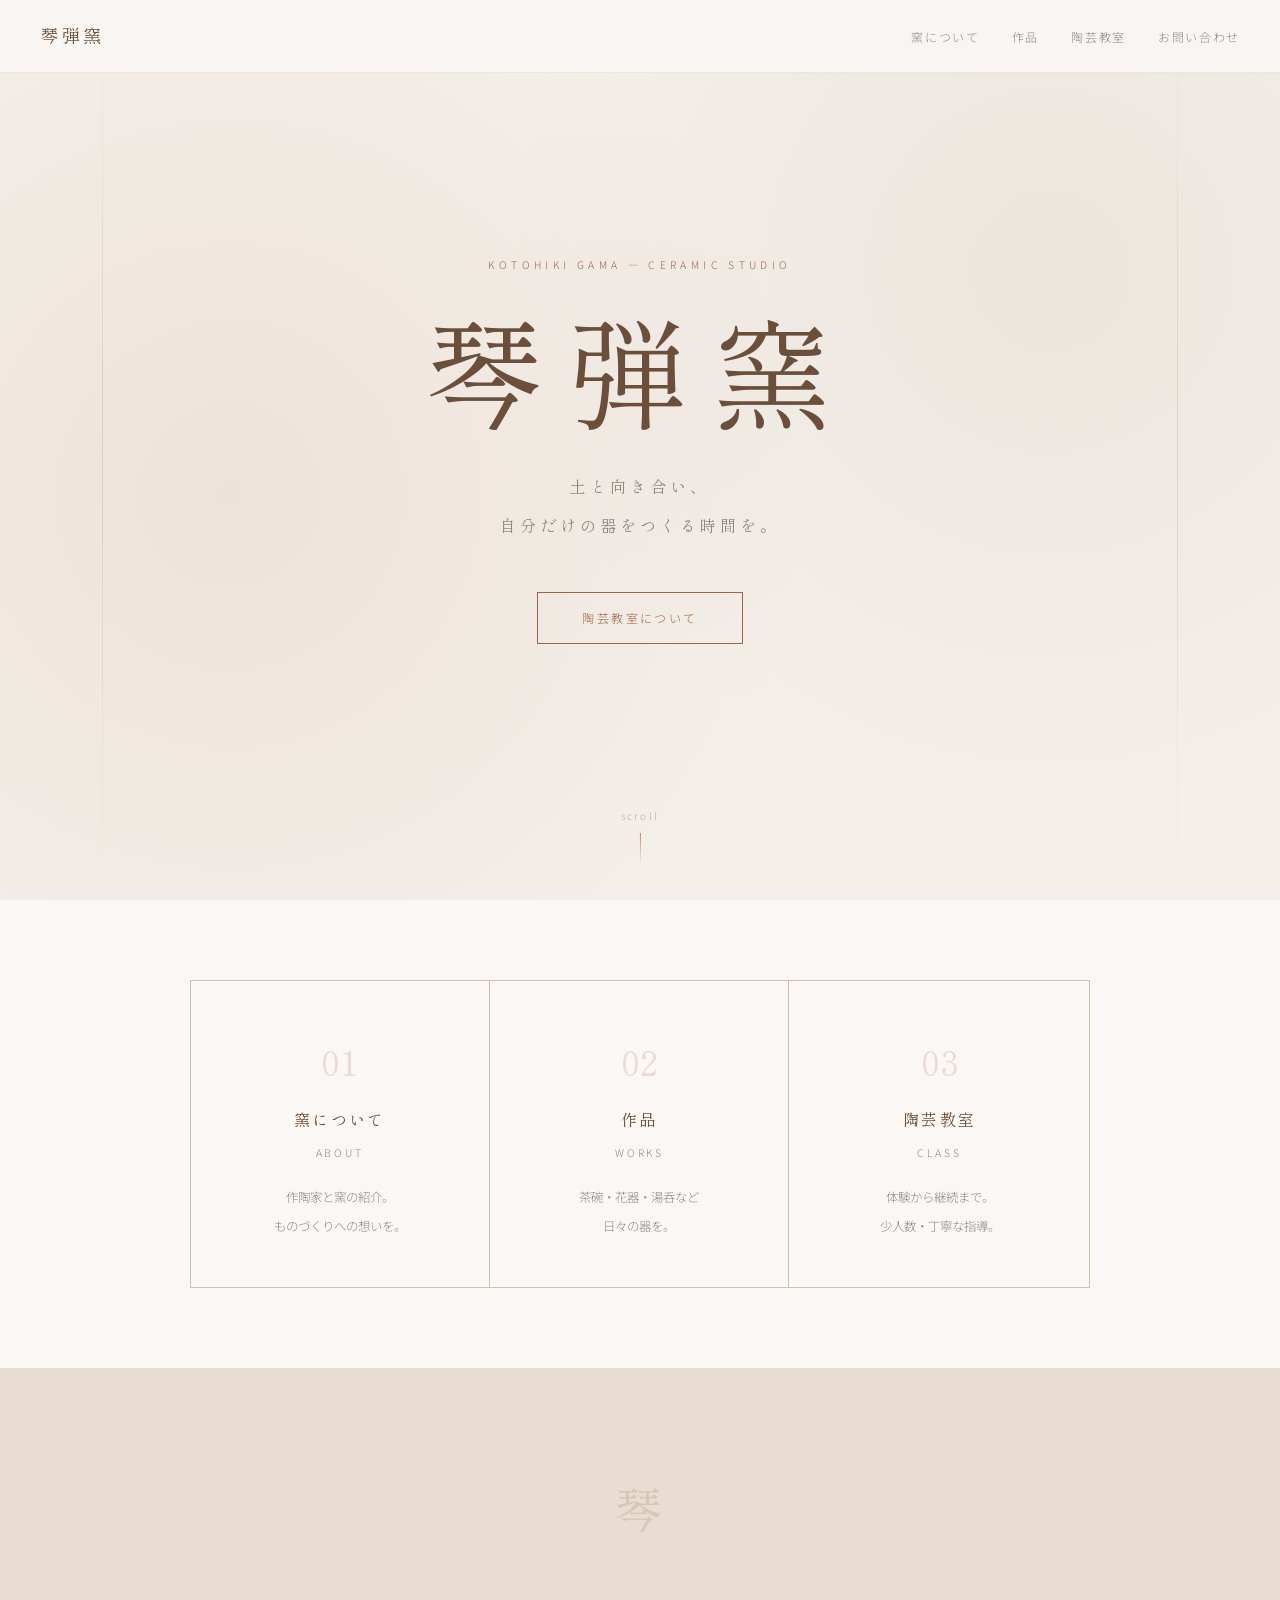
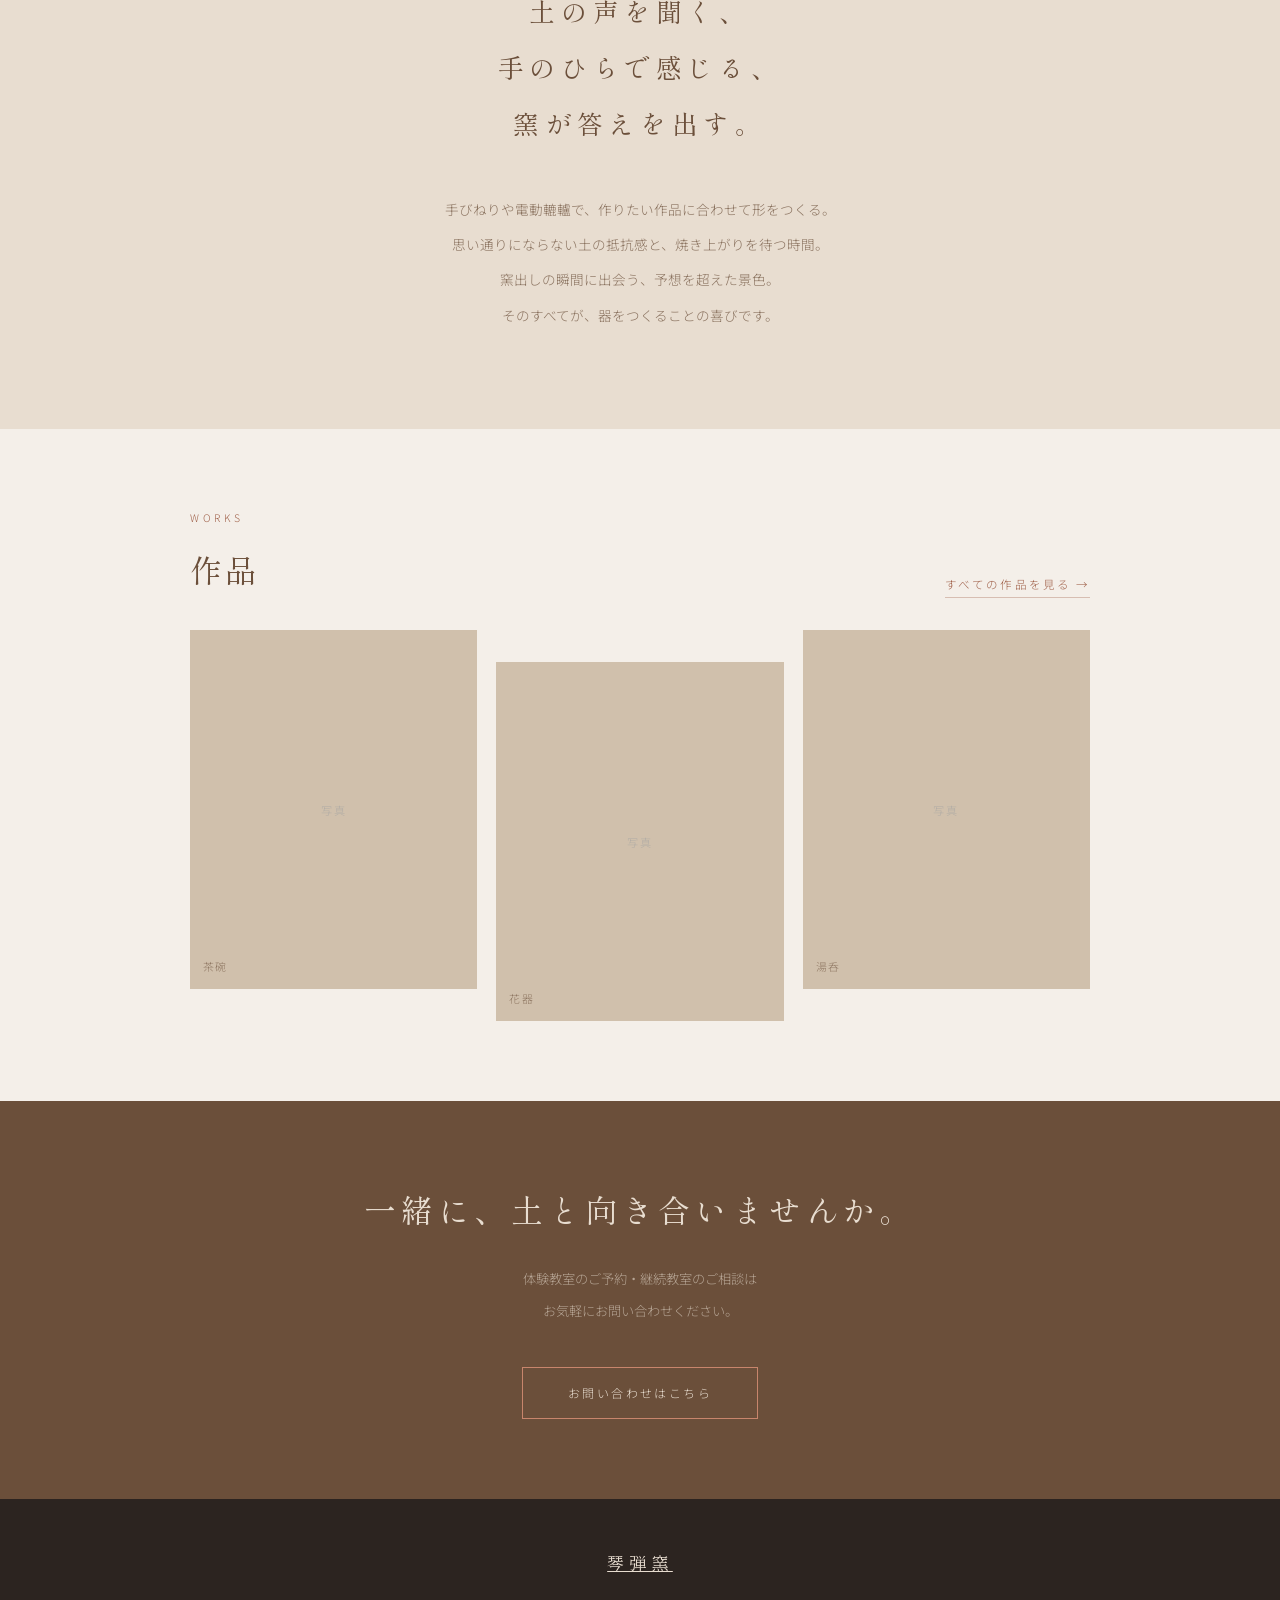
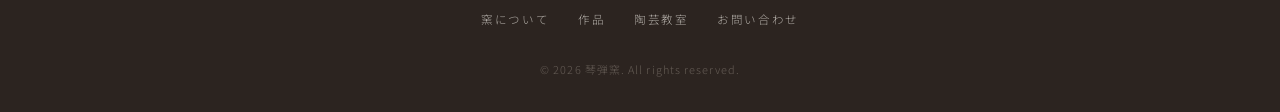
<file: index.html>
<!DOCTYPE html>
<html lang="ja">
<head>
  <meta charset="UTF-8">
  <meta name="viewport" content="width=device-width, initial-scale=1.0">
  <title>琴弾窯 — 手びねりの陶芸教室</title>
  <meta name="description" content="琴弾窯は、作陶家が主宰する少人数制の陶芸教室です。土と向き合い、自分だけの器をつくる時間を。">
  <meta property="og:title" content="琴弾窯 — 手びねりの陶芸教室">
  <meta property="og:description" content="土と向き合い、自分だけの器をつくる時間を。">
  <meta property="og:type" content="website">
  <link rel="preconnect" href="https://fonts.googleapis.com">
  <link rel="preconnect" href="https://fonts.gstatic.com" crossorigin>
  <link href="https://fonts.googleapis.com/css2?family=Noto+Serif+JP:wght@300;400;500&family=Noto+Sans+JP:wght@300;400&family=Shippori+Mincho:wght@400;500&display=swap" rel="stylesheet">
  <link rel="stylesheet" href="style.css">
  <style>
    /* ── Hero ── */
    .hero {
      min-height: 100svh;
      display: flex; align-items: center; justify-content: center;
      position: relative; background: var(--smoke); overflow: hidden;
    }
    .hero::before {
      content: '';
      position: absolute; inset: 0;
      background:
        radial-gradient(circle at 18% 55%, rgba(160,97,74,0.09) 0%, transparent 50%),
        radial-gradient(circle at 82% 30%, rgba(107,79,58,0.06) 0%, transparent 45%);
      pointer-events: none;
    }
    .hero-vline {
      position: absolute; top: 0; bottom: 0; width: 1px;
      background: linear-gradient(to bottom, transparent, rgba(160,97,74,0.2), transparent);
    }
    .hero-vline:nth-child(1) { left: 8%; }
    .hero-vline:nth-child(2) { right: 8%; }

    .hero-content {
      text-align: center; position: relative; z-index: 1;
      padding: 2rem;
      opacity: 0; transform: translateY(30px);
      animation: heroIn 1.3s cubic-bezier(0.22,1,0.36,1) 0.2s forwards;
    }
    @keyframes heroIn { to { opacity: 1; transform: none; } }

    .hero-en {
      font-size: 0.65rem; letter-spacing: 0.42em;
      color: var(--clay); text-transform: uppercase; margin-bottom: 1.8rem;
    }
    .hero-title {
      font-family: var(--serif);
      font-size: clamp(3.5rem, 12vw, 7.5rem);
      font-weight: 400; letter-spacing: 0.2em;
      color: var(--soil); line-height: 1.1; margin-bottom: 2rem;
    }
    .hero-sub {
      font-family: var(--serif);
      font-size: clamp(0.85rem, 2vw, 1rem);
      letter-spacing: 0.25em; color: var(--ash);
      margin-bottom: 3rem; line-height: 2.4;
    }
    .hero-cta {
      display: inline-block;
      padding: 0.9rem 2.8rem;
      border: 1px solid var(--clay);
      color: var(--clay); text-decoration: none;
      font-size: 0.75rem; letter-spacing: 0.2em;
      transition: all 0.3s;
    }
    .hero-cta:hover { background: var(--clay); color: var(--white); }

    .scroll-hint {
      position: absolute; bottom: 2.2rem; left: 50%;
      transform: translateX(-50%);
      display: flex; flex-direction: column; align-items: center; gap: 8px;
      color: var(--ash-lt); font-size: 0.62rem; letter-spacing: 0.22em;
      animation: scrollBounce 2.8s ease-in-out infinite;
    }
    @keyframes scrollBounce {
      0%,100% { transform: translateX(-50%) translateY(0); }
      50% { transform: translateX(-50%) translateY(7px); }
    }
    .scroll-hint::after {
      content: ''; width: 1px; height: 32px;
      background: linear-gradient(to bottom, var(--clay-lt), transparent);
    }

    /* ── Summary cards ── */
    .summary {
      background: var(--white);
      padding: 5rem 2rem;
    }
    .summary-grid {
      max-width: 900px; margin: 0 auto;
      display: grid; grid-template-columns: repeat(3,1fr); gap: 1px;
      border: 1px solid var(--sand-dk);
    }
    .summary-card {
      padding: 3rem 2rem;
      text-align: center;
      border-right: 1px solid var(--sand-dk);
      text-decoration: none; color: inherit;
      transition: background 0.3s;
    }
    .summary-card:last-child { border-right: none; }
    .summary-card:hover { background: var(--smoke); }
    .summary-card-num {
      font-family: var(--serif);
      font-size: 2.2rem; color: rgba(160,97,74,0.18);
      display: block; margin-bottom: 0.8rem;
    }
    .summary-card-ja {
      font-family: var(--serif);
      font-size: 1rem; letter-spacing: 0.15em;
      color: var(--soil); display: block; margin-bottom: 0.6rem;
    }
    .summary-card-en {
      font-size: 0.65rem; letter-spacing: 0.28em;
      color: var(--ash); text-transform: uppercase; display: block;
      margin-bottom: 1.2rem;
    }
    .summary-card-body {
      font-size: 0.78rem; line-height: 2;
      color: var(--ash);
    }

    /* ── Concept ── */
    .concept {
      background: var(--sand);
      padding: 6rem 2rem; text-align: center;
    }
    .concept-inner { max-width: 700px; margin: 0 auto; }
    .concept-kamon {
      font-family: var(--serif);
      font-size: 3rem; color: rgba(107,79,58,0.15);
      display: block; margin-bottom: 2rem; letter-spacing: 0.1em;
    }
    .concept-quote {
      font-family: var(--serif);
      font-size: clamp(1.1rem, 2.8vw, 1.6rem);
      font-weight: 400; letter-spacing: 0.22em;
      color: var(--soil); line-height: 2.2; margin-bottom: 2.5rem;
    }
    .concept-body {
      font-size: 0.85rem; line-height: 2.6;
      color: rgba(107,79,58,0.75);
    }

    /* ── Works preview ── */
    .works-preview {
      background: var(--smoke); padding: 5rem 2rem;
    }
    .works-preview-inner { max-width: 900px; margin: 0 auto; }
    .works-preview-header {
      display: flex; align-items: flex-end;
      justify-content: space-between; margin-bottom: 2rem;
    }
    .works-link {
      font-size: 0.72rem; letter-spacing: 0.18em;
      color: var(--clay); text-decoration: none;
      border-bottom: 1px solid rgba(160,97,74,0.35);
      padding-bottom: 2px; transition: border-color 0.25s;
    }
    .works-link:hover { border-color: var(--clay); }
    .works-grid {
      display: grid; grid-template-columns: repeat(3,1fr); gap: 1.2rem;
    }
    .work-thumb {
      aspect-ratio: 4/5; background: var(--sand-dk);
      position: relative; overflow: hidden;
    }
    .work-thumb:nth-child(2) { margin-top: 2rem; }
    .work-thumb-label {
      position: absolute; bottom: 0.8rem; left: 0.8rem;
      font-size: 0.68rem; letter-spacing: 0.15em;
      color: var(--soil); opacity: 0.65;
    }
    .work-thumb-ph {
      width: 100%; height: 100%;
      display: flex; align-items: center; justify-content: center;
      color: var(--ash-lt); font-size: 0.7rem; letter-spacing: 0.18em;
    }

    /* ── CTA Banner ── */
    .cta-banner {
      background: var(--soil); padding: 5rem 2rem;
      text-align: center;
    }
    .cta-banner h2 {
      font-family: var(--serif);
      font-size: clamp(1.3rem, 3.5vw, 2rem);
      font-weight: 400; letter-spacing: 0.15em;
      color: var(--sand); margin-bottom: 1.5rem;
    }
    .cta-banner p {
      font-size: 0.83rem; line-height: 2.4;
      color: rgba(232,221,208,0.6); margin-bottom: 2.5rem;
    }
    .cta-banner a {
      display: inline-block;
      padding: 0.9rem 2.8rem;
      border: 1px solid var(--clay-lt);
      color: var(--sand); text-decoration: none;
      font-size: 0.75rem; letter-spacing: 0.2em;
      transition: all 0.3s;
    }
    .cta-banner a:hover { background: var(--clay-lt); }

    @media (max-width: 768px) {
      .summary-grid { grid-template-columns: 1fr; }
      .summary-card { border-right: none; border-bottom: 1px solid var(--sand-dk); }
      .summary-card:last-child { border-bottom: none; }
      .works-grid { grid-template-columns: repeat(2,1fr); }
      .work-thumb:nth-child(2) { margin-top: 0; }
    }
  </style>
</head>
<body>

<nav>
  <a class="nav-logo" href="index.html">琴弾窯</a>
  <ul class="nav-links">
    <li><a href="about.html">窯について</a></li>
    <li><a href="gallery.html">作品</a></li>
    <li><a href="class.html">陶芸教室</a></li>
    <li><a href="contact.html">お問い合わせ</a></li>
  </ul>
  <button class="hamburger" id="hamburger" aria-label="メニュー">
    <span></span><span></span><span></span>
  </button>
</nav>
<div class="mobile-menu" id="mobile-menu">
  <a href="about.html" class="mobile-link">窯について</a>
  <a href="gallery.html" class="mobile-link">作品</a>
  <a href="class.html" class="mobile-link">陶芸教室</a>
  <a href="contact.html" class="mobile-link">お問い合わせ</a>
</div>

<!-- Hero -->
<section class="hero">
  <div class="hero-vline"></div>
  <div class="hero-vline"></div>
  <div class="hero-content">
    <p class="hero-en">Kotohiki Gama — Ceramic Studio</p>
    <h1 class="hero-title">琴弾窯</h1>
    <p class="hero-sub">
      土と向き合い、<br>
      自分だけの器をつくる時間を。
    </p>
    <a href="class.html" class="hero-cta">陶芸教室について</a>
  </div>
  <div class="scroll-hint">scroll</div>
</section>

<!-- Summary -->
<div class="summary">
  <div class="summary-grid reveal">
    <a class="summary-card" href="about.html">
      <span class="summary-card-num">01</span>
      <span class="summary-card-ja">窯について</span>
      <span class="summary-card-en">About</span>
      <span class="summary-card-body">作陶家と窯の紹介。<br>ものづくりへの想いを。</span>
    </a>
    <a class="summary-card" href="gallery.html">
      <span class="summary-card-num">02</span>
      <span class="summary-card-ja">作品</span>
      <span class="summary-card-en">Works</span>
      <span class="summary-card-body">茶碗・花器・湯呑など<br>日々の器を。</span>
    </a>
    <a class="summary-card" href="class.html">
      <span class="summary-card-num">03</span>
      <span class="summary-card-ja">陶芸教室</span>
      <span class="summary-card-en">Class</span>
      <span class="summary-card-body">体験から継続まで。<br>少人数・丁寧な指導。</span>
    </a>
  </div>
</div>

<!-- Concept -->
<section class="concept">
  <div class="concept-inner reveal">
    <span class="concept-kamon">琴</span>
    <p class="concept-quote">
      土の声を聞く、<br>
      手のひらで感じる、<br>
      窯が答えを出す。
    </p>
    <p class="concept-body">
      手びねりや電動轆轤で、作りたい作品に合わせて形をつくる。<br>
      思い通りにならない土の抵抗感と、焼き上がりを待つ時間。<br>
      窯出しの瞬間に出会う、予想を超えた景色。<br>
      そのすべてが、器をつくることの喜びです。
    </p>
  </div>
</section>

<!-- Works preview -->
<section class="works-preview">
  <div class="works-preview-inner">
    <div class="works-preview-header reveal">
      <div>
        <span class="section-label">Works</span>
        <h2 class="section-title" style="margin-bottom:0">作品</h2>
      </div>
      <a href="gallery.html" class="works-link">すべての作品を見る →</a>
    </div>
    <div class="works-grid reveal">
      <div class="work-thumb" style="--d:0ms">
        <div class="work-thumb-ph">写真</div>
        <span class="work-thumb-label">茶碗</span>
      </div>
      <div class="work-thumb" style="--d:80ms">
        <div class="work-thumb-ph">写真</div>
        <span class="work-thumb-label">花器</span>
      </div>
      <div class="work-thumb" style="--d:160ms">
        <div class="work-thumb-ph">写真</div>
        <span class="work-thumb-label">湯呑</span>
      </div>
    </div>
  </div>
</section>

<!-- CTA -->
<section class="cta-banner">
  <div class="reveal">
    <h2>一緒に、土と向き合いませんか。</h2>
    <p>体験教室のご予約・継続教室のご相談は<br>お気軽にお問い合わせください。</p>
    <a href="contact.html">お問い合わせはこちら</a>
  </div>
</section>

<footer>
  <a class="footer-logo" href="index.html">琴弾窯</a>
  <ul class="footer-links">
    <li><a href="about.html">窯について</a></li>
    <li><a href="gallery.html">作品</a></li>
    <li><a href="class.html">陶芸教室</a></li>
    <li><a href="contact.html">お問い合わせ</a></li>
  </ul>
  <p class="footer-copy">&copy; 2026 琴弾窯. All rights reserved.</p>
</footer>

<script src="common.js"></script>
</body>
</html>
</file>
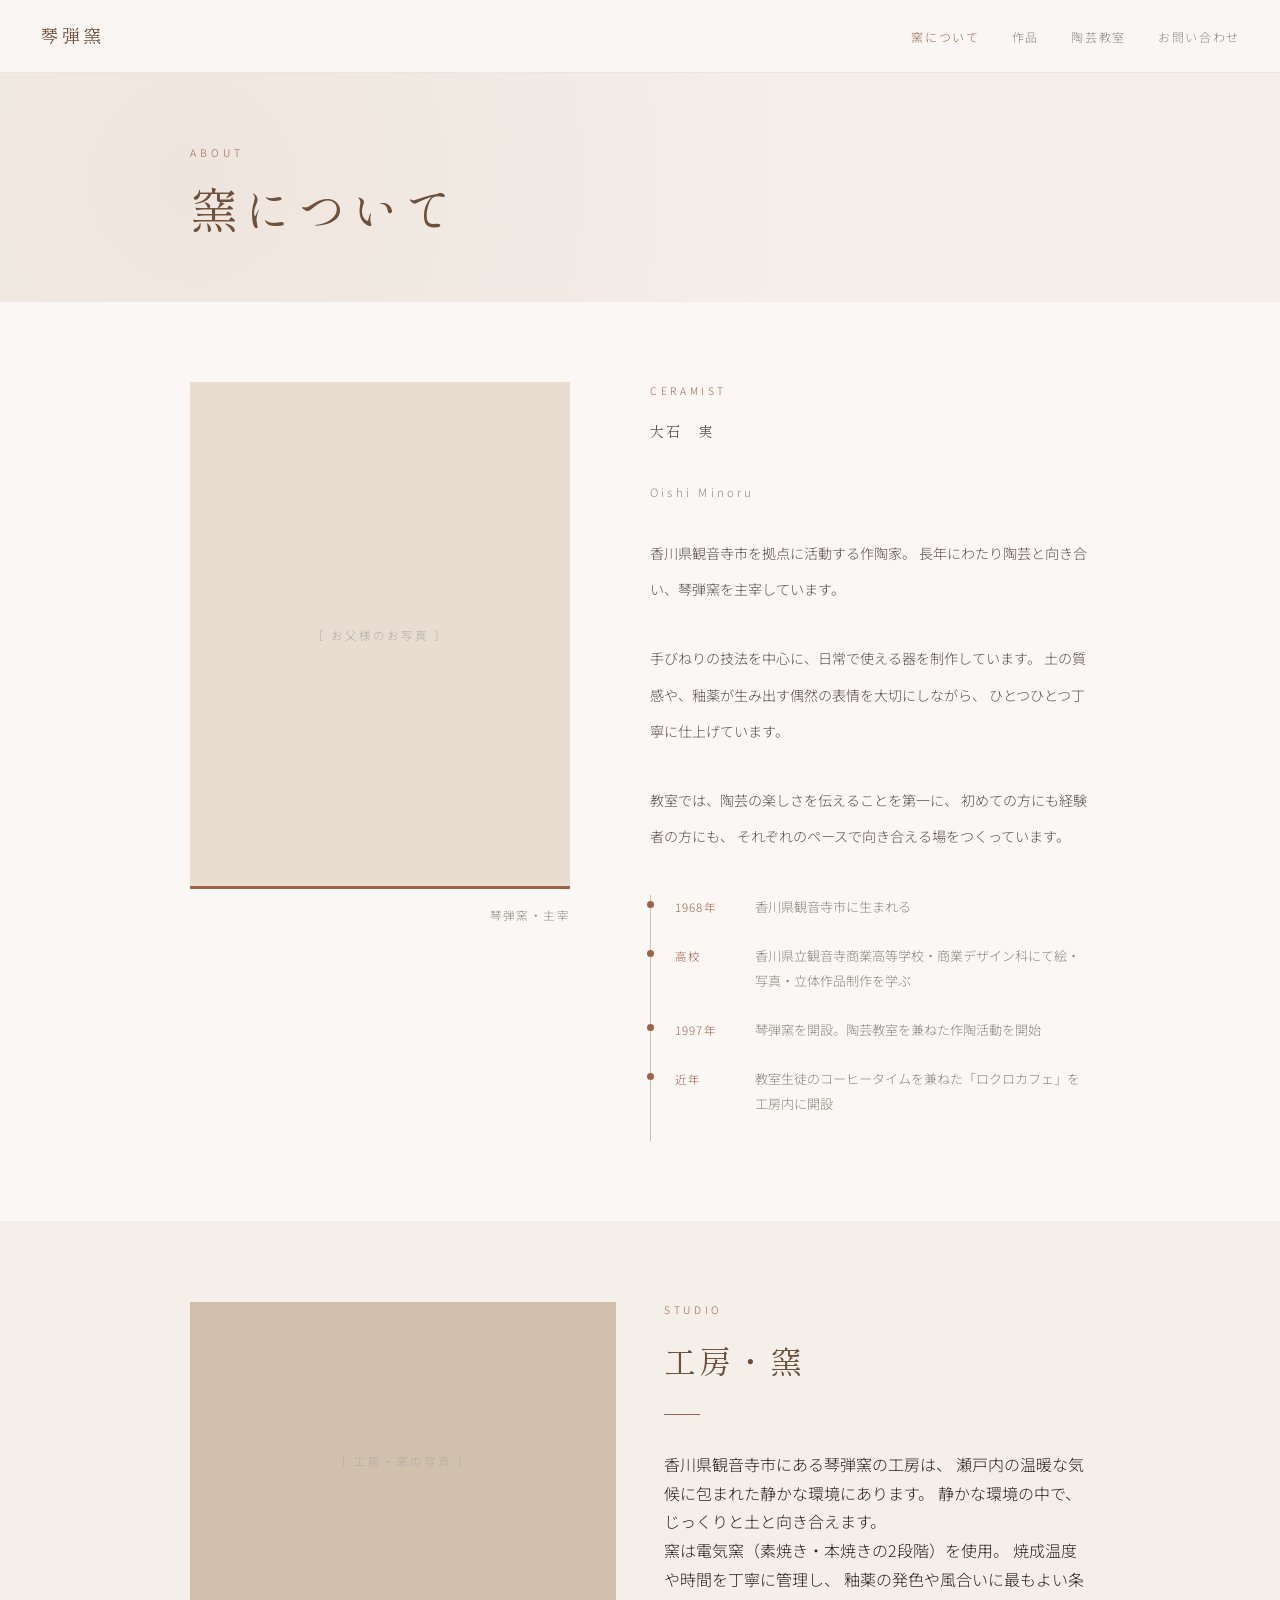
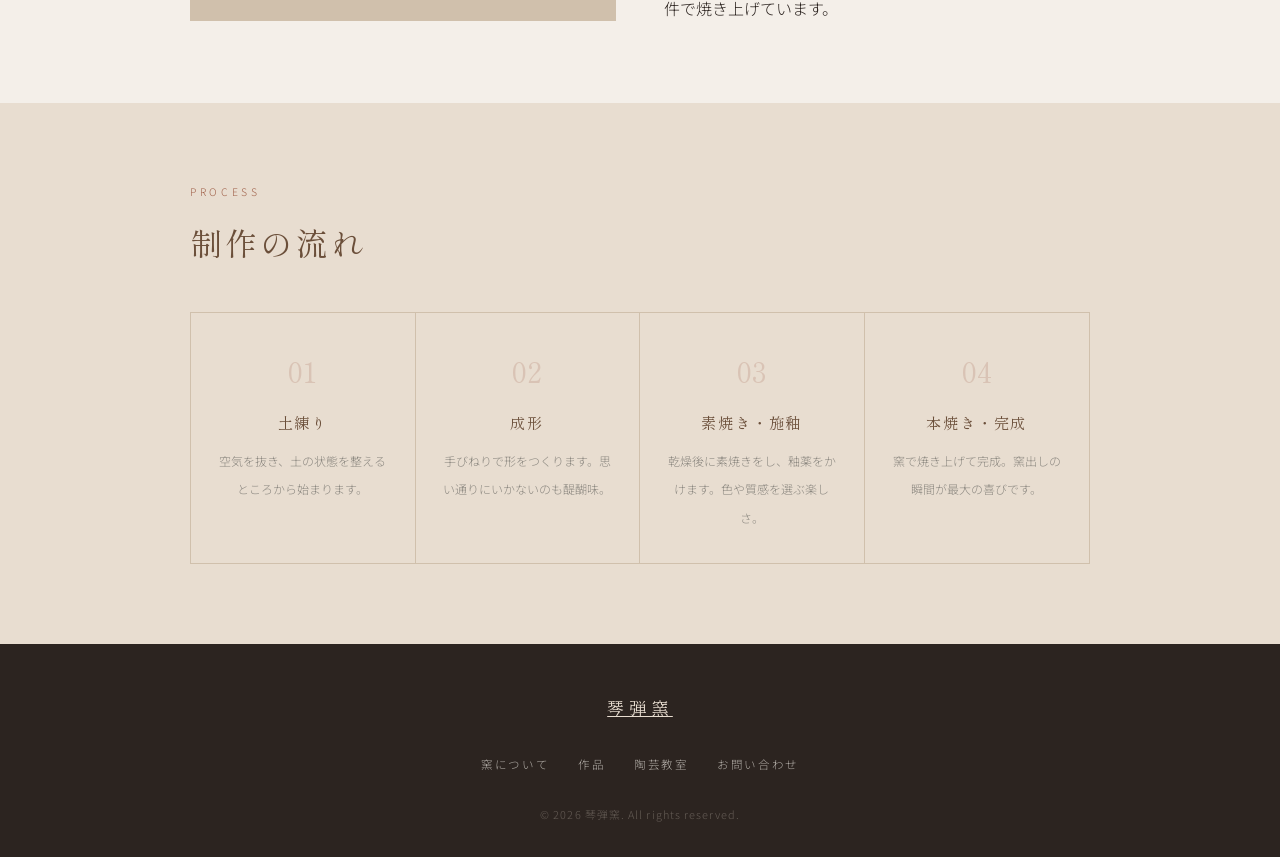
<file: about.html>
<!DOCTYPE html>
<html lang="ja">
<head>
  <meta charset="UTF-8">
  <meta name="viewport" content="width=device-width, initial-scale=1.0">
  <title>窯について — 琴弾窯</title>
  <meta name="description" content="琴弾窯の作陶家と窯のご紹介。手びねりにこだわる陶芸家が、ものづくりへの想いをお伝えします。">
  <link rel="preconnect" href="https://fonts.googleapis.com">
  <link rel="preconnect" href="https://fonts.gstatic.com" crossorigin>
  <link href="https://fonts.googleapis.com/css2?family=Noto+Serif+JP:wght@300;400;500&family=Noto+Sans+JP:wght@300;400&family=Shippori+Mincho:wght@400;500&display=swap" rel="stylesheet">
  <link rel="stylesheet" href="style.css">
  <style>
    /* Profile section */
    .profile { background: var(--white); }
    .profile-grid {
      display: grid; grid-template-columns: 380px 1fr;
      gap: 5rem; align-items: start;
    }
    .profile-img {
      position: sticky; top: 7rem;
    }
    .profile-img-frame {
      aspect-ratio: 3/4;
      background: var(--sand);
      position: relative; overflow: hidden;
    }
    .profile-img-frame::after {
      content: ''; position: absolute;
      bottom: -1px; left: -1px; right: -1px;
      height: 4px; background: var(--clay);
    }
    .profile-img-ph {
      width: 100%; height: 100%;
      display: flex; align-items: center; justify-content: center;
      color: var(--ash-lt); font-size: 0.72rem; letter-spacing: 0.18em;
    }
    .profile-img-caption {
      margin-top: 1rem;
      font-size: 0.72rem; letter-spacing: 0.12em;
      color: var(--ash); text-align: right;
    }

    .profile-text p {
      font-size: 0.88rem; line-height: 2.6;
      color: rgba(44,36,32,0.78); margin-bottom: 2rem;
    }
    .profile-name {
      font-family: var(--serif);
      font-size: 1.6rem; letter-spacing: 0.15em;
      color: var(--soil); margin-bottom: 0.4rem;
    }
    .profile-name-en {
      font-size: 0.72rem; letter-spacing: 0.28em;
      color: var(--ash); display: block; margin-bottom: 2rem;
    }

    /* Timeline / career */
    .timeline { list-style: none; margin-top: 2.5rem; }
    .timeline li {
      display: flex; gap: 1.5rem;
      padding-bottom: 1.5rem;
      border-left: 1px solid var(--sand-dk);
      padding-left: 1.5rem; position: relative;
    }
    .timeline li::before {
      content: ''; position: absolute;
      left: -4px; top: 6px;
      width: 7px; height: 7px; border-radius: 50%;
      background: var(--clay);
    }
    .timeline-year {
      font-size: 0.72rem; letter-spacing: 0.1em;
      color: var(--clay); white-space: nowrap; padding-top: 2px;
      min-width: 3.5rem;
    }
    .timeline-body {
      font-size: 0.82rem; line-height: 1.9; color: var(--ash);
    }

    /* Kiln section */
    .kiln { background: var(--smoke); }
    .kiln-grid {
      display: grid; grid-template-columns: 1fr 1fr;
      gap: 3rem; align-items: center;
    }
    .kiln-img {
      aspect-ratio: 4/3; background: var(--sand-dk);
      display: flex; align-items: center; justify-content: center;
      color: var(--ash-lt); font-size: 0.72rem; letter-spacing: 0.18em;
    }
    .kiln-text p {
      font-size: 0.85rem; line-height: 2.5;
      color: rgba(44,36,32,0.72); margin-bottom: 1.5rem;
    }

    /* Process steps */
    .process { background: var(--sand); }
    .process-steps {
      display: grid; grid-template-columns: repeat(4,1fr);
      gap: 0; margin-top: 2.5rem;
      border: 1px solid var(--sand-dk);
    }
    .process-step {
      padding: 2rem 1.5rem;
      border-right: 1px solid var(--sand-dk);
      text-align: center;
    }
    .process-step:last-child { border-right: none; }
    .process-step-num {
      font-family: var(--serif);
      font-size: 1.8rem; color: rgba(160,97,74,0.2);
      display: block; margin-bottom: 0.8rem;
    }
    .process-step-ja {
      font-family: var(--serif);
      font-size: 0.95rem; letter-spacing: 0.12em;
      color: var(--soil); display: block; margin-bottom: 0.5rem;
    }
    .process-step-body {
      font-size: 0.75rem; line-height: 1.9; color: var(--ash);
    }

    @media (max-width: 900px) {
      .profile-grid { grid-template-columns: 1fr; gap: 3rem; }
      .profile-img { position: static; }
      .kiln-grid { grid-template-columns: 1fr; }
      .process-steps { grid-template-columns: repeat(2,1fr); }
      .process-step:nth-child(2) { border-right: none; }
      .process-step { border-bottom: 1px solid var(--sand-dk); }
      .process-step:last-child { border-bottom: none; }
    }
  </style>
</head>
<body>

<nav>
  <a class="nav-logo" href="index.html">琴弾窯</a>
  <ul class="nav-links">
    <li><a href="about.html" class="active">窯について</a></li>
    <li><a href="gallery.html">作品</a></li>
    <li><a href="class.html">陶芸教室</a></li>
    <li><a href="contact.html">お問い合わせ</a></li>
  </ul>
  <button class="hamburger" id="hamburger" aria-label="メニュー">
    <span></span><span></span><span></span>
  </button>
</nav>
<div class="mobile-menu" id="mobile-menu">
  <a href="about.html" class="mobile-link">窯について</a>
  <a href="gallery.html" class="mobile-link">作品</a>
  <a href="class.html" class="mobile-link">陶芸教室</a>
  <a href="contact.html" class="mobile-link">お問い合わせ</a>
</div>

<!-- Page Header -->
<div class="page-header">
  <div class="page-header-inner">
    <span class="page-header-en">About</span>
    <h1 class="page-header-ja">窯について</h1>
  </div>
</div>

<!-- 作陶家プロフィール -->
<section class="content profile">
  <div class="section-inner">
    <div class="profile-grid">
      <div class="profile-img reveal">
        <div class="profile-img-frame">
          <div class="profile-img-ph">［ お父様のお写真 ］</div>
        </div>
        <p class="profile-img-caption">琴弾窯・主宰</p>
      </div>
      <div class="profile-text reveal">
        <span class="section-label">Ceramist</span>
        <p class="profile-name">大石　実</p>
        <span class="profile-name-en">Oishi Minoru</span>
        <p>
          香川県観音寺市を拠点に活動する作陶家。
          長年にわたり陶芸と向き合い、琴弾窯を主宰しています。
        </p>
        <p>
          手びねりの技法を中心に、日常で使える器を制作しています。
          土の質感や、釉薬が生み出す偶然の表情を大切にしながら、
          ひとつひとつ丁寧に仕上げています。
        </p>
        <p>
          教室では、陶芸の楽しさを伝えることを第一に、
          初めての方にも経験者の方にも、
          それぞれのペースで向き合える場をつくっています。
        </p>

        <!-- 経歴（任意） -->
        <ul class="timeline">
          <li>
            <span class="timeline-year">1968年</span>
            <span class="timeline-body">香川県観音寺市に生まれる</span>
          </li>
          <li>
            <span class="timeline-year">高校</span>
            <span class="timeline-body">香川県立観音寺商業高等学校・商業デザイン科にて絵・写真・立体作品制作を学ぶ</span>
          </li>
          <li>
            <span class="timeline-year">1997年</span>
            <span class="timeline-body">琴弾窯を開設。陶芸教室を兼ねた作陶活動を開始</span>
          </li>
          <li>
            <span class="timeline-year">近年</span>
            <span class="timeline-body">教室生徒のコーヒータイムを兼ねた「ロクロカフェ」を工房内に開設</span>
          </li>
        </ul>
      </div>
    </div>
  </div>
</section>

<!-- 窯・工房の紹介 -->
<section class="content kiln">
  <div class="section-inner">
    <div class="kiln-grid">
      <div class="kiln-img reveal">
        ［ 工房・窯の写真 ］
      </div>
      <div class="reveal">
        <span class="section-label">Studio</span>
        <h2 class="section-title">工房・窯</h2>
        <div class="divider"></div>
        <p>
          香川県観音寺市にある琴弾窯の工房は、
          瀬戸内の温暖な気候に包まれた静かな環境にあります。
          静かな環境の中で、じっくりと土と向き合えます。
        </p>
        <p>
          窯は電気窯（素焼き・本焼きの2段階）を使用。
          焼成温度や時間を丁寧に管理し、
          釉薬の発色や風合いに最もよい条件で焼き上げています。
        </p>
      </div>
    </div>
  </div>
</section>

<!-- 制作の流れ -->
<section class="content process">
  <div class="section-inner">
    <span class="section-label reveal">Process</span>
    <h2 class="section-title reveal">制作の流れ</h2>
    <div class="process-steps reveal">
      <div class="process-step">
        <span class="process-step-num">01</span>
        <span class="process-step-ja">土練り</span>
        <span class="process-step-body">空気を抜き、土の状態を整えるところから始まります。</span>
      </div>
      <div class="process-step">
        <span class="process-step-num">02</span>
        <span class="process-step-ja">成形</span>
        <span class="process-step-body">手びねりで形をつくります。思い通りにいかないのも醍醐味。</span>
      </div>
      <div class="process-step">
        <span class="process-step-num">03</span>
        <span class="process-step-ja">素焼き・施釉</span>
        <span class="process-step-body">乾燥後に素焼きをし、釉薬をかけます。色や質感を選ぶ楽しさ。</span>
      </div>
      <div class="process-step">
        <span class="process-step-num">04</span>
        <span class="process-step-ja">本焼き・完成</span>
        <span class="process-step-body">窯で焼き上げて完成。窯出しの瞬間が最大の喜びです。</span>
      </div>
    </div>
  </div>
</section>

<footer>
  <a class="footer-logo" href="index.html">琴弾窯</a>
  <ul class="footer-links">
    <li><a href="about.html">窯について</a></li>
    <li><a href="gallery.html">作品</a></li>
    <li><a href="class.html">陶芸教室</a></li>
    <li><a href="contact.html">お問い合わせ</a></li>
  </ul>
  <p class="footer-copy">&copy; 2026 琴弾窯. All rights reserved.</p>
</footer>

<script src="common.js"></script>
</body>
</html>
</file>
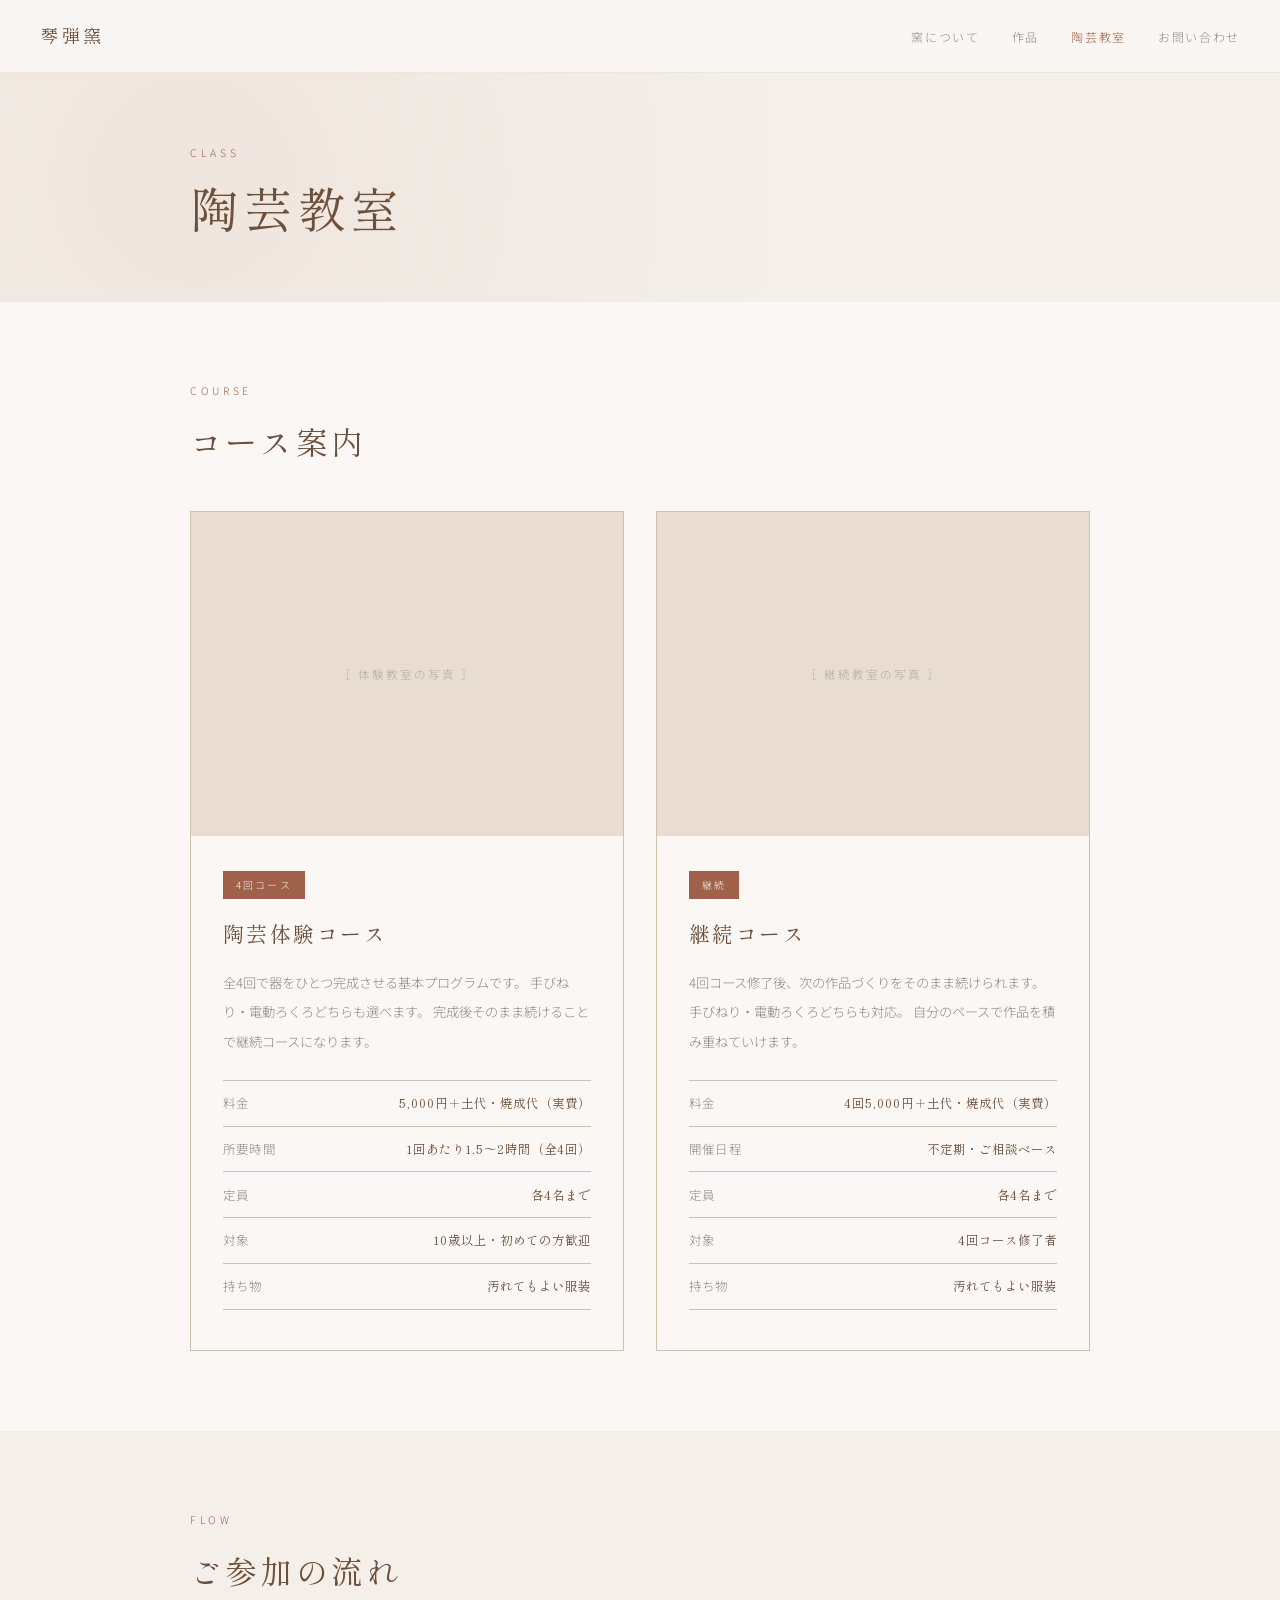
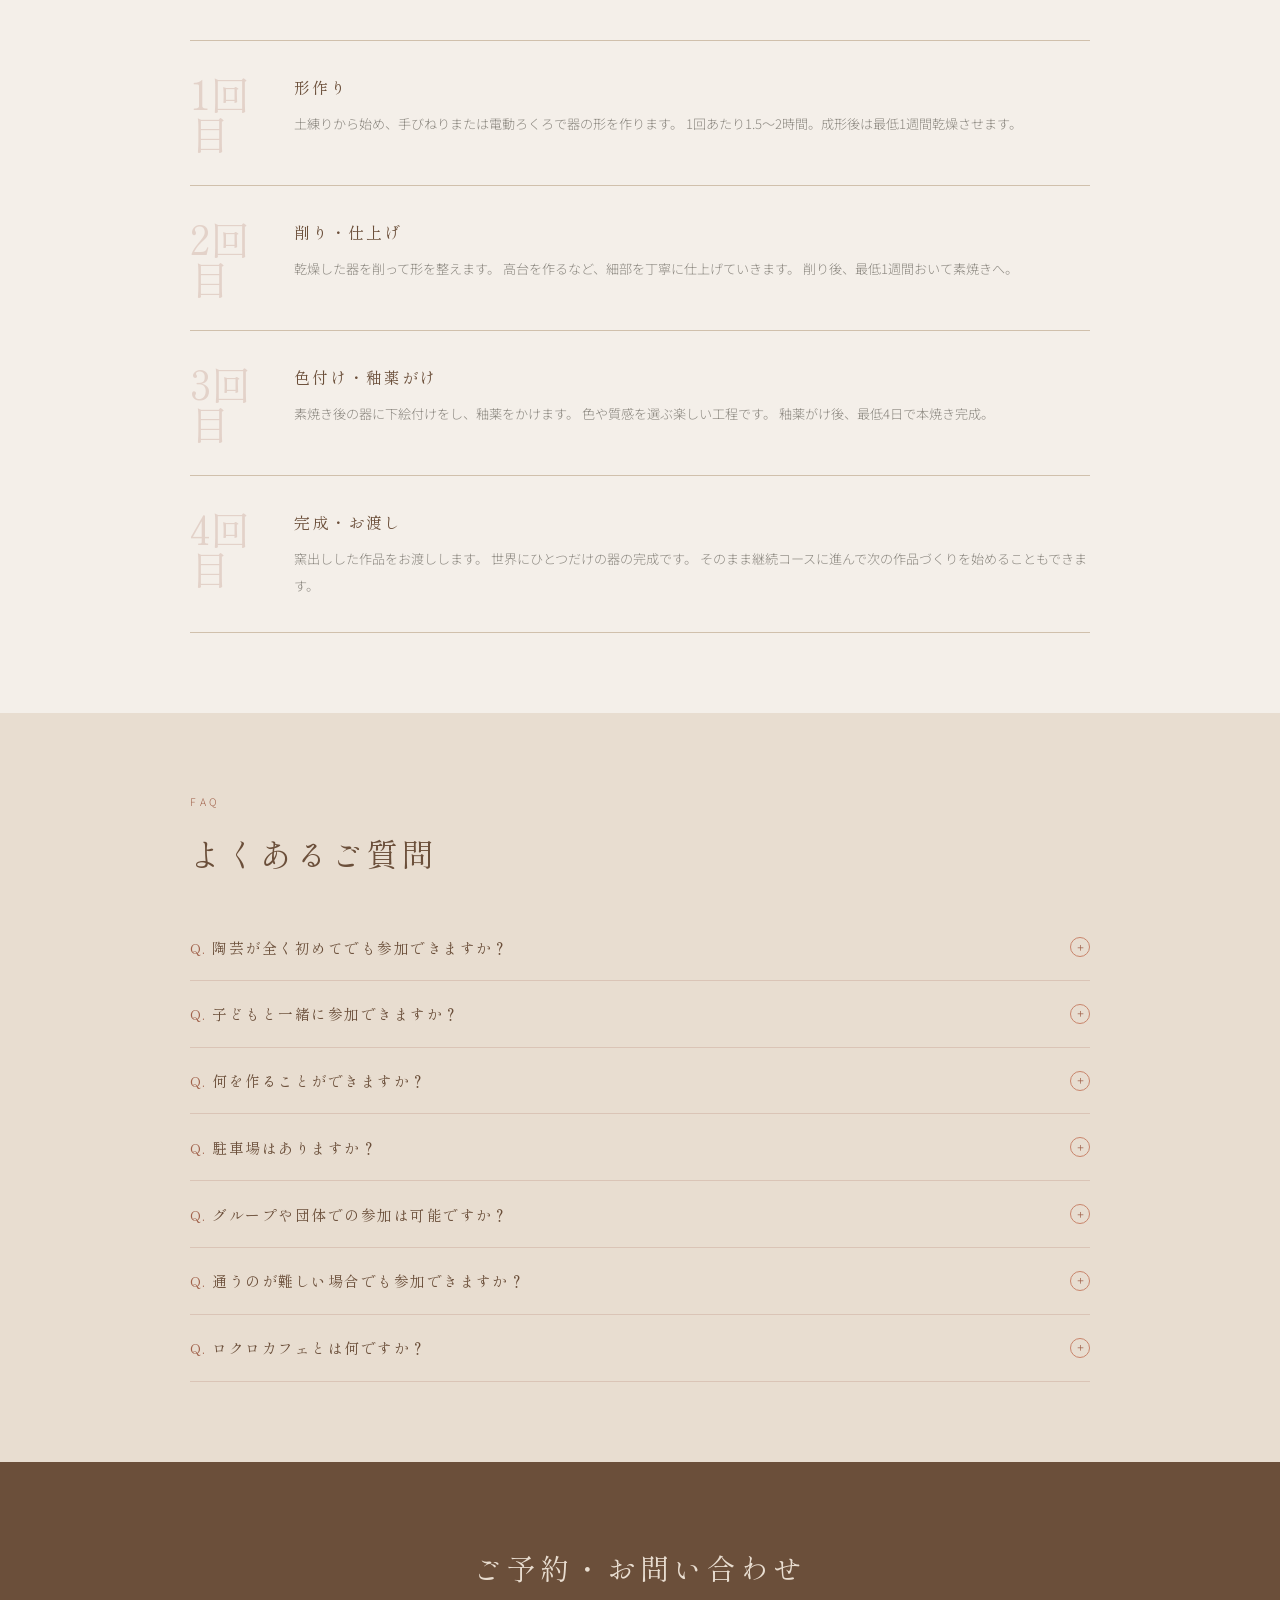
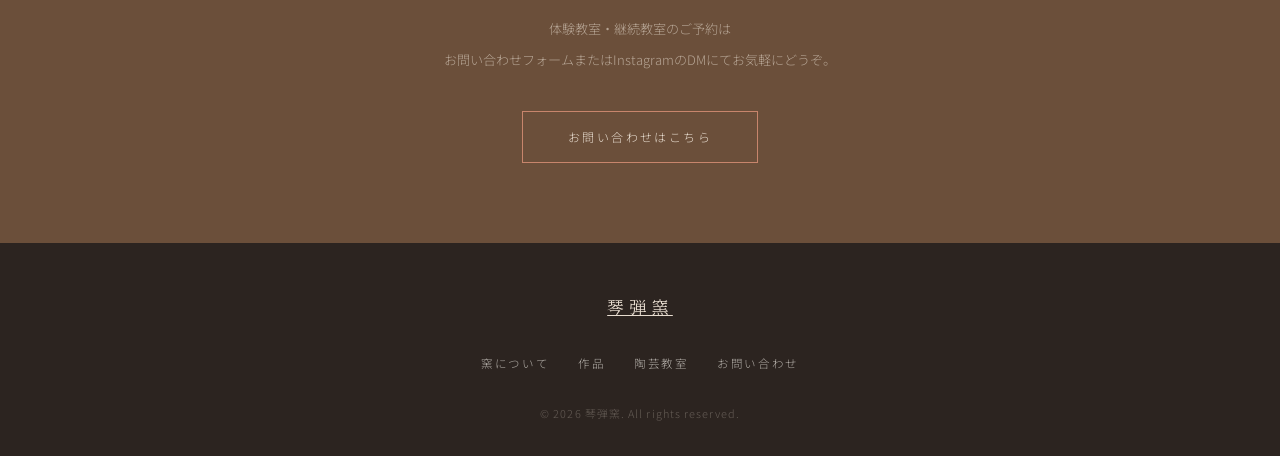
<file: class.html>
<!DOCTYPE html>
<html lang="ja">
<head>
  <meta charset="UTF-8">
  <meta name="viewport" content="width=device-width, initial-scale=1.0">
  <title>陶芸教室 — 琴弾窯</title>
  <meta name="description" content="琴弾窯の陶芸教室。体験から継続まで、少人数制で丁寧に指導します。初めての方歓迎。">
  <link rel="preconnect" href="https://fonts.googleapis.com">
  <link rel="preconnect" href="https://fonts.gstatic.com" crossorigin>
  <link href="https://fonts.googleapis.com/css2?family=Noto+Serif+JP:wght@300;400;500&family=Noto+Sans+JP:wght@300;400&family=Shippori+Mincho:wght@400;500&display=swap" rel="stylesheet">
  <link rel="stylesheet" href="style.css">
  <style>
    /* Class cards */
    .class-section { background: var(--white); }
    .class-cards {
      display: grid; grid-template-columns: 1fr 1fr;
      gap: 2rem; margin-top: 2.5rem;
    }
    .class-card {
      border: 1px solid var(--sand-dk);
      position: relative; overflow: hidden;
    }
    .class-card-img {
      aspect-ratio: 4/3; background: var(--sand);
      display: flex; align-items: center; justify-content: center;
      color: var(--ash-lt); font-size: 0.72rem; letter-spacing: 0.18em;
    }
    .class-card-body { padding: 2rem 2rem 2.5rem; }
    .class-card-tag {
      display: inline-block;
      font-size: 0.62rem; letter-spacing: 0.22em;
      color: var(--white); background: var(--clay);
      padding: 0.3rem 0.8rem; margin-bottom: 1rem;
    }
    .class-card-title {
      font-family: var(--serif);
      font-size: 1.3rem; font-weight: 400; letter-spacing: 0.12em;
      color: var(--soil); margin-bottom: 1rem;
    }
    .class-card-desc {
      font-size: 0.83rem; line-height: 2.2;
      color: var(--ash); margin-bottom: 1.5rem;
    }
    .class-card-specs { list-style: none; border-top: 1px solid var(--sand-dk); }
    .class-card-specs li {
      display: flex; justify-content: space-between; align-items: baseline;
      padding: 0.7rem 0;
      border-bottom: 1px solid var(--sand-dk);
      font-size: 0.78rem;
    }
    .spec-label { color: var(--ash); letter-spacing: 0.1em; }
    .spec-val { color: var(--soil); font-family: var(--serif); letter-spacing: 0.08em; }

    /* Flow section */
    .flow { background: var(--smoke); }
    .flow-steps {
      margin-top: 2.5rem;
      display: flex; flex-direction: column; gap: 0;
    }
    .flow-step {
      display: grid; grid-template-columns: 80px 1fr;
      gap: 1.5rem; padding: 2rem 0;
      border-bottom: 1px solid var(--sand-dk);
      align-items: start;
    }
    .flow-step:first-child { border-top: 1px solid var(--sand-dk); }
    .flow-step-num {
      font-family: var(--serif);
      font-size: 2.5rem; color: rgba(160,97,74,0.2);
      line-height: 1;
    }
    .flow-step-title {
      font-family: var(--serif);
      font-size: 1rem; letter-spacing: 0.12em;
      color: var(--soil); margin-bottom: 0.5rem;
    }
    .flow-step-body {
      font-size: 0.82rem; line-height: 2.1; color: var(--ash);
    }

    /* FAQ section */
    .faq { background: var(--sand); }
    .faq-list { margin-top: 2rem; }
    .faq-item {
      border-bottom: 1px solid rgba(160,97,74,0.2);
    }
    .faq-q {
      width: 100%; background: none; border: none;
      display: flex; justify-content: space-between; align-items: center;
      padding: 1.4rem 0; cursor: pointer; text-align: left;
      gap: 1rem;
    }
    .faq-q-text {
      font-family: var(--serif);
      font-size: 0.92rem; letter-spacing: 0.1em;
      color: var(--soil);
    }
    .faq-q-text::before {
      content: 'Q. ';
      color: var(--clay);
    }
    .faq-icon {
      flex-shrink: 0; width: 20px; height: 20px;
      border: 1px solid var(--clay-lt); border-radius: 50%;
      display: flex; align-items: center; justify-content: center;
      font-size: 0.7rem; color: var(--clay);
      transition: transform 0.3s;
    }
    .faq-item.open .faq-icon { transform: rotate(45deg); }
    .faq-a {
      max-height: 0; overflow: hidden;
      transition: max-height 0.35s cubic-bezier(0.22,1,0.36,1),
                  padding 0.35s;
      padding: 0;
    }
    .faq-item.open .faq-a {
      max-height: 300px;
      padding-bottom: 1.4rem;
    }
    .faq-a-inner {
      font-size: 0.82rem; line-height: 2.2; color: rgba(107,79,58,0.8);
    }

    /* CTA */
    .class-cta {
      background: var(--soil); padding: 5rem 2rem; text-align: center;
    }
    .class-cta h2 {
      font-family: var(--serif);
      font-size: clamp(1.2rem, 3vw, 1.8rem);
      font-weight: 400; letter-spacing: 0.15em;
      color: var(--sand); margin-bottom: 1.2rem;
    }
    .class-cta p {
      font-size: 0.82rem; line-height: 2.4;
      color: rgba(232,221,208,0.6); margin-bottom: 2.2rem;
    }
    .class-cta a {
      display: inline-block;
      padding: 0.9rem 2.8rem;
      border: 1px solid var(--clay-lt);
      color: var(--sand); text-decoration: none;
      font-size: 0.75rem; letter-spacing: 0.2em;
      transition: all 0.3s;
    }
    .class-cta a:hover { background: var(--clay-lt); }

    @media (max-width: 768px) {
      .class-cards { grid-template-columns: 1fr; }
      .flow-step { grid-template-columns: 54px 1fr; }
    }
  </style>
</head>
<body>

<nav>
  <a class="nav-logo" href="index.html">琴弾窯</a>
  <ul class="nav-links">
    <li><a href="about.html">窯について</a></li>
    <li><a href="gallery.html">作品</a></li>
    <li><a href="class.html" class="active">陶芸教室</a></li>
    <li><a href="contact.html">お問い合わせ</a></li>
  </ul>
  <button class="hamburger" id="hamburger" aria-label="メニュー">
    <span></span><span></span><span></span>
  </button>
</nav>
<div class="mobile-menu" id="mobile-menu">
  <a href="about.html" class="mobile-link">窯について</a>
  <a href="gallery.html" class="mobile-link">作品</a>
  <a href="class.html" class="mobile-link">陶芸教室</a>
  <a href="contact.html" class="mobile-link">お問い合わせ</a>
</div>

<!-- Page Header -->
<div class="page-header">
  <div class="page-header-inner">
    <span class="page-header-en">Class</span>
    <h1 class="page-header-ja">陶芸教室</h1>
  </div>
</div>

<!-- Class cards -->
<section class="content class-section">
  <div class="section-inner">
    <span class="section-label reveal">Course</span>
    <h2 class="section-title reveal">コース案内</h2>
    <div class="class-cards reveal">

      <div class="class-card">
        <div class="class-card-img">［ 体験教室の写真 ］</div>
        <div class="class-card-body">
          <span class="class-card-tag">4回コース</span>
          <h3 class="class-card-title">陶芸体験コース</h3>
          <p class="class-card-desc">
            全4回で器をひとつ完成させる基本プログラムです。
            手びねり・電動ろくろどちらも選べます。
            完成後そのまま続けることで継続コースになります。
          </p>
          <ul class="class-card-specs">
            <li>
              <span class="spec-label">料金</span>
              <span class="spec-val">5,000円＋土代・焼成代（実費）</span>
            </li>
            <li>
              <span class="spec-label">所要時間</span>
              <span class="spec-val">1回あたり1.5〜2時間（全4回）</span>
            </li>
            <li>
              <span class="spec-label">定員</span>
              <span class="spec-val">各4名まで</span>
            </li>
            <li>
              <span class="spec-label">対象</span>
              <span class="spec-val">10歳以上・初めての方歓迎</span>
            </li>
            <li>
              <span class="spec-label">持ち物</span>
              <span class="spec-val">汚れてもよい服装</span>
            </li>
          </ul>
        </div>
      </div>

      <div class="class-card">
        <div class="class-card-img">［ 継続教室の写真 ］</div>
        <div class="class-card-body">
          <span class="class-card-tag">継続</span>
          <h3 class="class-card-title">継続コース</h3>
          <p class="class-card-desc">
            4回コース修了後、次の作品づくりをそのまま続けられます。
            手びねり・電動ろくろどちらも対応。
            自分のペースで作品を積み重ねていけます。
          </p>
          <ul class="class-card-specs">
            <li>
              <span class="spec-label">料金</span>
              <span class="spec-val">4回5,000円＋土代・焼成代（実費）</span>
            </li>
            <li>
              <span class="spec-label">開催日程</span>
              <span class="spec-val">不定期・ご相談ベース</span>
            </li>
            <li>
              <span class="spec-label">定員</span>
              <span class="spec-val">各4名まで</span>
            </li>
            <li>
              <span class="spec-label">対象</span>
              <span class="spec-val">4回コース修了者</span>
            </li>
            <li>
              <span class="spec-label">持ち物</span>
              <span class="spec-val">汚れてもよい服装</span>
            </li>
          </ul>
        </div>
      </div>

    </div>
  </div>
</section>

<!-- Flow -->
<section class="content flow">
  <div class="section-inner">
    <span class="section-label reveal">Flow</span>
    <h2 class="section-title reveal">ご参加の流れ</h2>
    <div class="flow-steps reveal">
      <div class="flow-step">
        <span class="flow-step-num">1回目</span>
        <div>
          <p class="flow-step-title">形作り</p>
          <p class="flow-step-body">
            土練りから始め、手びねりまたは電動ろくろで器の形を作ります。
            1回あたり1.5〜2時間。成形後は最低1週間乾燥させます。
          </p>
        </div>
      </div>
      <div class="flow-step">
        <span class="flow-step-num">2回目</span>
        <div>
          <p class="flow-step-title">削り・仕上げ</p>
          <p class="flow-step-body">
            乾燥した器を削って形を整えます。
            高台を作るなど、細部を丁寧に仕上げていきます。
            削り後、最低1週間おいて素焼きへ。
          </p>
        </div>
      </div>
      <div class="flow-step">
        <span class="flow-step-num">3回目</span>
        <div>
          <p class="flow-step-title">色付け・釉薬がけ</p>
          <p class="flow-step-body">
            素焼き後の器に下絵付けをし、釉薬をかけます。
            色や質感を選ぶ楽しい工程です。
            釉薬がけ後、最低4日で本焼き完成。
          </p>
        </div>
      </div>
      <div class="flow-step">
        <span class="flow-step-num">4回目</span>
        <div>
          <p class="flow-step-title">完成・お渡し</p>
          <p class="flow-step-body">
            窯出しした作品をお渡しします。
            世界にひとつだけの器の完成です。
            そのまま継続コースに進んで次の作品づくりを始めることもできます。
          </p>
        </div>
      </div>
    </div>
  </div>
</section>

<!-- FAQ -->
<section class="content faq">
  <div class="section-inner">
    <span class="section-label reveal">FAQ</span>
    <h2 class="section-title reveal">よくあるご質問</h2>
    <div class="faq-list reveal">

      <div class="faq-item">
        <button class="faq-q">
          <span class="faq-q-text">陶芸が全く初めてでも参加できますか？</span>
          <span class="faq-icon">＋</span>
        </button>
        <div class="faq-a">
          <p class="faq-a-inner">
            はい、大歓迎です。体験教室は初めての方を対象としたコースです。
            基本的な土の触り方からていねいにお教えしますので、
            ご安心してご参加ください。
          </p>
        </div>
      </div>

      <div class="faq-item">
        <button class="faq-q">
          <span class="faq-q-text">子どもと一緒に参加できますか？</span>
          <span class="faq-icon">＋</span>
        </button>
        <div class="faq-a">
          <p class="faq-a-inner">
            10歳以上のお子様であれば、保護者の方と一緒にご参加いただけます。
            詳しくはお問い合わせ時にご相談ください。
          </p>
        </div>
      </div>

      <div class="faq-item">
        <button class="faq-q">
          <span class="faq-q-text">何を作ることができますか？</span>
          <span class="faq-icon">＋</span>
        </button>
        <div class="faq-a">
          <p class="faq-a-inner">
            小皿・湯呑・お茶碗など、日常的に使える器を中心にお作りいただけます。
            ご希望をお聞かせいただければ、できる範囲でご対応します。
          </p>
        </div>
      </div>

      <div class="faq-item">
        <button class="faq-q">
          <span class="faq-q-text">駐車場はありますか？</span>
          <span class="faq-icon">＋</span>
        </button>
        <div class="faq-a">
          <p class="faq-a-inner">
            工房前の駐車スペースをご利用いただけます。
          </p>
        </div>
      </div>

      <div class="faq-item">
        <button class="faq-q">
          <span class="faq-q-text">グループや団体での参加は可能ですか？</span>
          <span class="faq-icon">＋</span>
        </button>
        <div class="faq-a">
          <p class="faq-a-inner">
            少人数グループでのご参加も歓迎しています。
            人数・日程についてはお問い合わせにてご相談ください。
          </p>
        </div>
      </div>

      <div class="faq-item">
        <button class="faq-q">
          <span class="faq-q-text">通うのが難しい場合でも参加できますか？</span>
          <span class="faq-icon">＋</span>
        </button>
        <div class="faq-a">
          <p class="faq-a-inner">
            1回の成形体験のみ参加し、その後の削り・釉薬がけ・焼成を
            窯元側でお任せいただくプランも検討中です。
            ご希望の方はお問い合わせにてご相談ください。
          </p>
        </div>
      </div>

      <div class="faq-item">
        <button class="faq-q">
          <span class="faq-q-text">ロクロカフェとは何ですか？</span>
          <span class="faq-icon">＋</span>
        </button>
        <div class="faq-a">
          <p class="faq-a-inner">
            教室の生徒さんのコーヒータイムを兼ねた、工房内のカフェスペースです。
            制作の合間にコーヒーを飲みながらゆったりとした時間をお楽しみいただけます。
          </p>
        </div>
      </div>

    </div>
  </div>
</section>

<!-- CTA -->
<section class="class-cta">
  <div class="reveal">
    <h2>ご予約・お問い合わせ</h2>
    <p>
      体験教室・継続教室のご予約は<br>
      お問い合わせフォームまたはInstagramのDMにてお気軽にどうぞ。
    </p>
    <a href="contact.html">お問い合わせはこちら</a>
  </div>
</section>

<footer>
  <a class="footer-logo" href="index.html">琴弾窯</a>
  <ul class="footer-links">
    <li><a href="about.html">窯について</a></li>
    <li><a href="gallery.html">作品</a></li>
    <li><a href="class.html">陶芸教室</a></li>
    <li><a href="contact.html">お問い合わせ</a></li>
  </ul>
  <p class="footer-copy">&copy; 2026 琴弾窯. All rights reserved.</p>
</footer>

<script src="common.js"></script>
<script>
  // FAQ accordion
  document.querySelectorAll('.faq-q').forEach(btn => {
    btn.addEventListener('click', () => {
      const item = btn.closest('.faq-item');
      const isOpen = item.classList.contains('open');
      document.querySelectorAll('.faq-item').forEach(i => i.classList.remove('open'));
      if (!isOpen) item.classList.add('open');
    });
  });
</script>
</body>
</html>
</file>
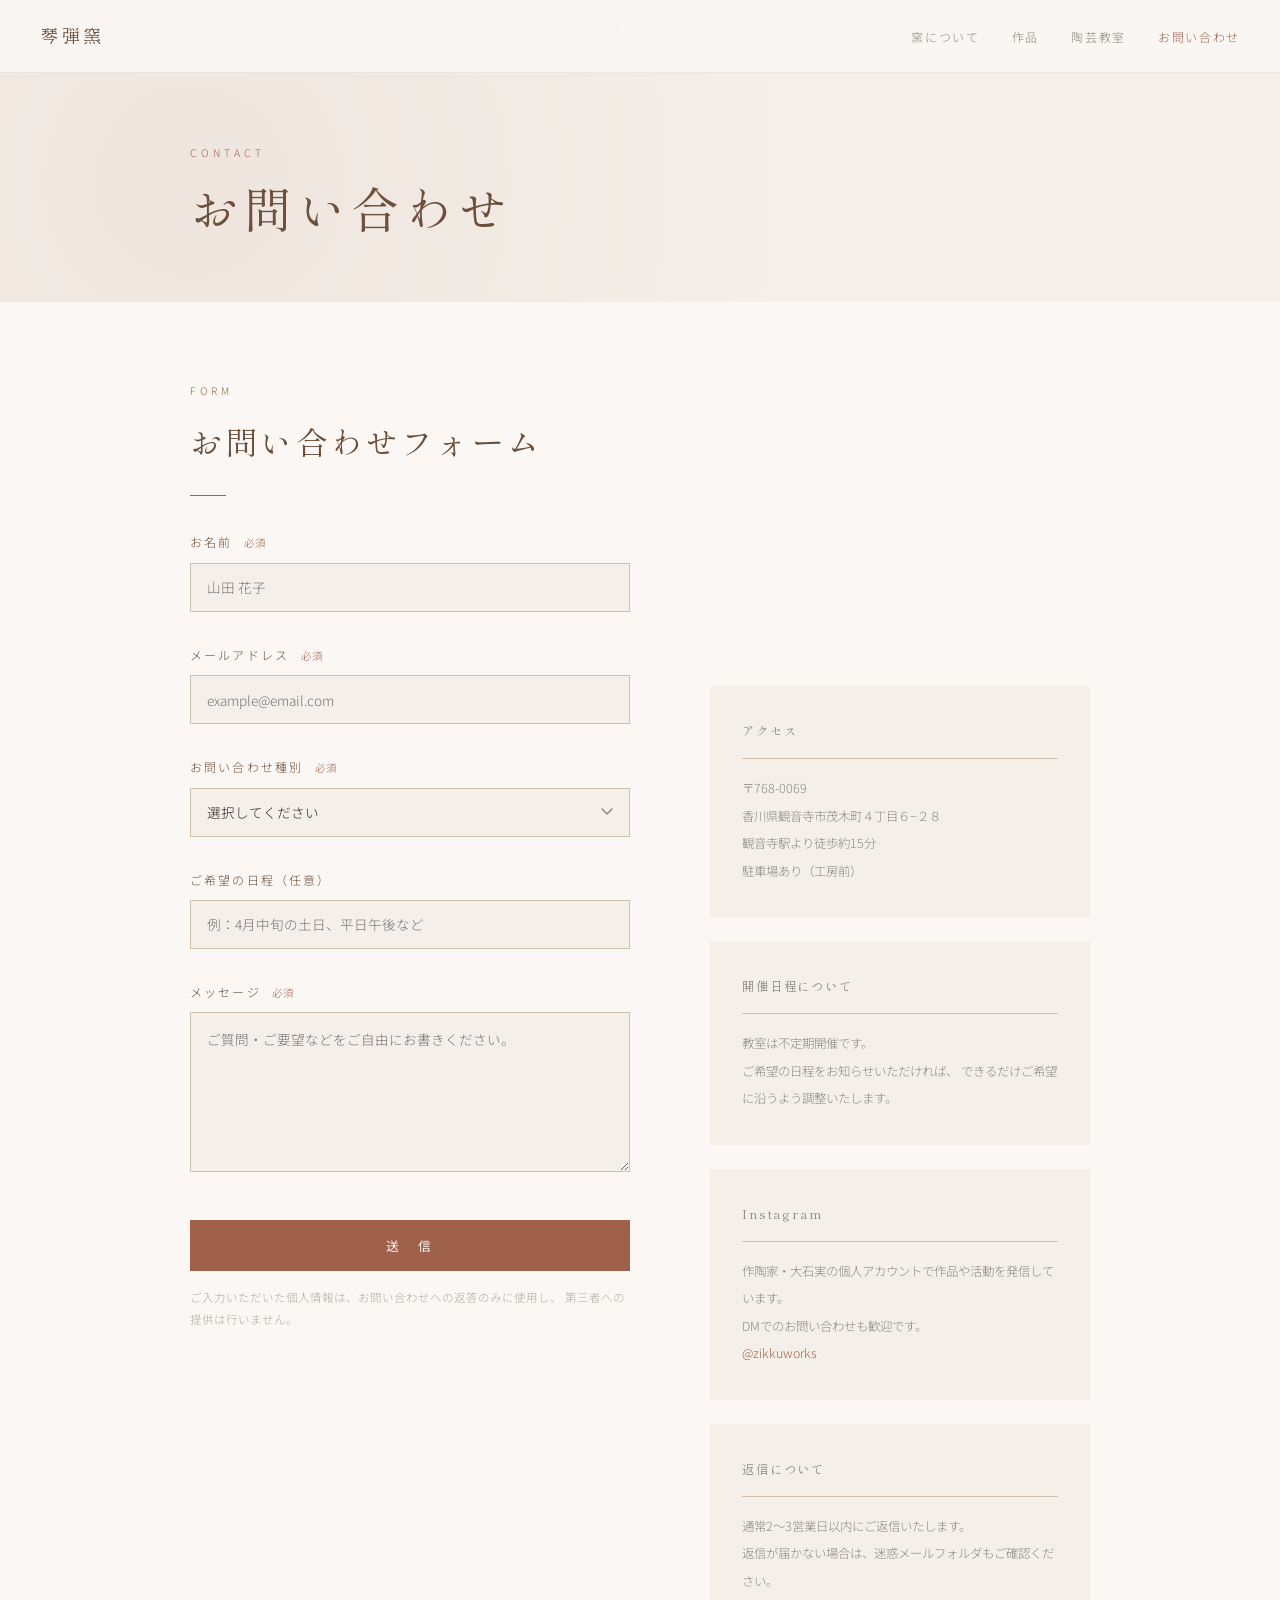
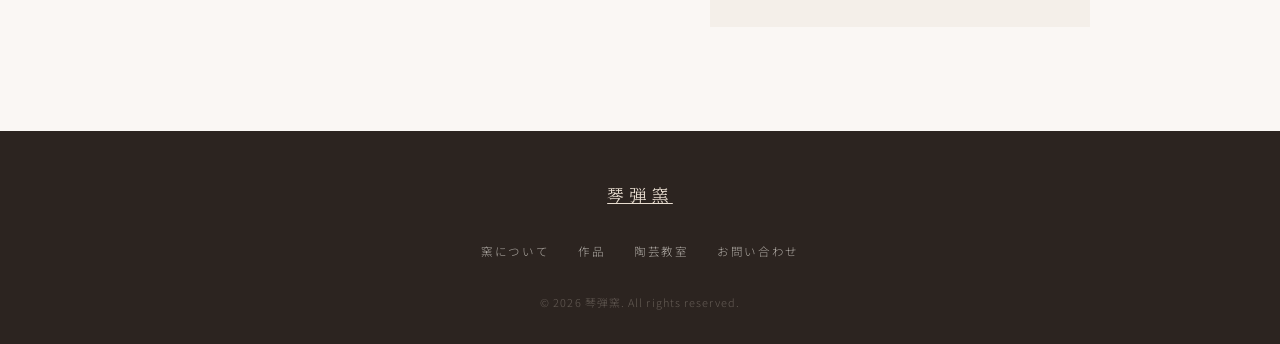
<file: contact.html>
<!DOCTYPE html>
<html lang="ja">
<head>
  <meta charset="UTF-8">
  <meta name="viewport" content="width=device-width, initial-scale=1.0">
  <title>お問い合わせ — 琴弾窯</title>
  <meta name="description" content="琴弾窯への体験教室のご予約・継続教室のご相談はこちらから。">
  <link rel="preconnect" href="https://fonts.googleapis.com">
  <link rel="preconnect" href="https://fonts.gstatic.com" crossorigin>
  <link href="https://fonts.googleapis.com/css2?family=Noto+Serif+JP:wght@300;400;500&family=Noto+Sans+JP:wght@300;400&family=Shippori+Mincho:wght@400;500&display=swap" rel="stylesheet">
  <link rel="stylesheet" href="style.css">
  <style>
    .contact-wrap { background: var(--white); }
    .contact-grid {
      display: grid; grid-template-columns: 1fr 380px;
      gap: 5rem; align-items: start;
    }

    /* Form */
    .contact-form-wrap { }
    .form-group { margin-bottom: 2rem; }
    .form-label {
      display: block; font-size: 0.75rem;
      letter-spacing: 0.18em; color: var(--soil);
      margin-bottom: 0.6rem;
    }
    .form-label span {
      font-size: 0.65rem; color: var(--clay);
      margin-left: 0.4rem; letter-spacing: 0.1em;
    }
    .form-input,
    .form-select,
    .form-textarea {
      width: 100%;
      padding: 0.85rem 1rem;
      background: var(--smoke);
      border: 1px solid var(--sand-dk);
      border-radius: 0;
      font-family: var(--sans); font-size: 0.85rem;
      color: var(--ink); font-weight: 300;
      transition: border-color 0.25s, background 0.25s;
      appearance: none; outline: none;
    }
    .form-input:focus,
    .form-select:focus,
    .form-textarea:focus {
      border-color: var(--clay);
      background: var(--white);
    }
    .form-select {
      background-image: url("data:image/svg+xml,%3Csvg xmlns='http://www.w3.org/2000/svg' width='12' height='8' viewBox='0 0 12 8'%3E%3Cpath d='M1 1l5 5 5-5' stroke='%238C8880' stroke-width='1.5' fill='none' stroke-linecap='round'/%3E%3C/svg%3E");
      background-repeat: no-repeat;
      background-position: right 1rem center;
      background-size: 12px;
      padding-right: 2.5rem;
      cursor: pointer;
    }
    .form-textarea { resize: vertical; min-height: 160px; line-height: 1.9; }

    .form-submit {
      width: 100%;
      padding: 1rem;
      background: var(--clay);
      border: none; cursor: pointer;
      font-family: var(--sans); font-size: 0.8rem;
      letter-spacing: 0.22em; color: var(--white);
      transition: background 0.3s;
      margin-top: 0.5rem;
    }
    .form-submit:hover { background: var(--clay-dk); }

    /* Privacy note */
    .form-privacy {
      font-size: 0.72rem; line-height: 1.9;
      color: var(--ash-lt); margin-top: 1rem;
    }

    /* Success message */
    .form-success {
      display: none;
      padding: 2rem;
      background: var(--smoke);
      border-left: 3px solid var(--clay);
      margin-top: 1rem;
    }
    .form-success.visible { display: block; }
    .form-success p {
      font-family: var(--serif);
      font-size: 0.9rem; letter-spacing: 0.1em;
      color: var(--soil);
    }

    /* Sidebar info */
    .contact-info { }
    .info-block {
      padding: 2rem;
      background: var(--smoke);
      margin-bottom: 1.5rem;
    }
    .info-block-title {
      font-family: var(--serif);
      font-size: 0.9rem; letter-spacing: 0.15em;
      color: var(--soil); margin-bottom: 1rem;
      padding-bottom: 0.8rem;
      border-bottom: 1px solid var(--sand-dk);
    }
    .info-block p {
      font-size: 0.78rem; line-height: 2.2; color: var(--ash);
    }
    .info-block a {
      color: var(--clay); text-decoration: none;
    }
    .info-block a:hover { text-decoration: underline; }

    /* Map placeholder */
    .map-ph {
      aspect-ratio: 4/3;
      background: var(--sand-dk);
      display: flex; align-items: center; justify-content: center;
      color: var(--ash-lt); font-size: 0.72rem;
      letter-spacing: 0.15em; margin-bottom: 1.5rem;
    }
    /* ↑ 実際のGoogleマップを埋め込む場合は <iframe> に差し替え */

    @media (max-width: 900px) {
      .contact-grid { grid-template-columns: 1fr; gap: 3rem; }
    }
  </style>
</head>
<body>

<nav>
  <a class="nav-logo" href="index.html">琴弾窯</a>
  <ul class="nav-links">
    <li><a href="about.html">窯について</a></li>
    <li><a href="gallery.html">作品</a></li>
    <li><a href="class.html">陶芸教室</a></li>
    <li><a href="contact.html" class="active">お問い合わせ</a></li>
  </ul>
  <button class="hamburger" id="hamburger" aria-label="メニュー">
    <span></span><span></span><span></span>
  </button>
</nav>
<div class="mobile-menu" id="mobile-menu">
  <a href="about.html" class="mobile-link">窯について</a>
  <a href="gallery.html" class="mobile-link">作品</a>
  <a href="class.html" class="mobile-link">陶芸教室</a>
  <a href="contact.html" class="mobile-link">お問い合わせ</a>
</div>

<!-- Page Header -->
<div class="page-header">
  <div class="page-header-inner">
    <span class="page-header-en">Contact</span>
    <h1 class="page-header-ja">お問い合わせ</h1>
  </div>
</div>

<!-- Contact body -->
<section class="content contact-wrap">
  <div class="section-inner">
    <div class="contact-grid">

      <!-- フォーム -->
      <div class="contact-form-wrap reveal">
        <span class="section-label">Form</span>
        <h2 class="section-title">お問い合わせフォーム</h2>
        <div class="divider"></div>

        <!--
          【実装メモ】
          フォームの送信先は Formspree (https://formspree.io) を推奨。
          無料プランで月50件まで受信可能。
          action="https://formspree.io/f/xaqlylnj" に書き換えるだけで動作します。
          メールアドレスの公開不要。
        -->
        <form id="contact-form" action="https://formspree.io/f/xaqlylnj" method="POST">

          <div class="form-group">
            <label class="form-label" for="name">
              お名前 <span>必須</span>
            </label>
            <input class="form-input" type="text" id="name" name="name"
              placeholder="山田 花子" required>
          </div>

          <div class="form-group">
            <label class="form-label" for="email">
              メールアドレス <span>必須</span>
            </label>
            <input class="form-input" type="email" id="email" name="email"
              placeholder="example@email.com" required>
          </div>

          <div class="form-group">
            <label class="form-label" for="subject">
              お問い合わせ種別 <span>必須</span>
            </label>
            <select class="form-select" id="subject" name="subject" required>
              <option value="" disabled selected>選択してください</option>
              <option value="trial">体験教室のご予約</option>
              <option value="regular">継続教室のご相談</option>
              <option value="works">作品の購入・受注について</option>
              <option value="other">その他</option>
            </select>
          </div>

          <div class="form-group">
            <label class="form-label" for="date">
              ご希望の日程（任意）
            </label>
            <input class="form-input" type="text" id="date" name="date"
              placeholder="例：4月中旬の土日、平日午後など">
          </div>

          <div class="form-group">
            <label class="form-label" for="message">
              メッセージ <span>必須</span>
            </label>
            <textarea class="form-textarea" id="message" name="message"
              placeholder="ご質問・ご要望などをご自由にお書きください。" required></textarea>
          </div>

          <!-- Formspree用スパム対策 -->
          <input type="text" name="_gotcha" style="display:none">
          <input type="hidden" name="_subject" value="琴弾窯 お問い合わせ">

          <button class="form-submit" type="submit">送　信</button>
          <p class="form-privacy">
            ご入力いただいた個人情報は、お問い合わせへの返答のみに使用し、
            第三者への提供は行いません。
          </p>
        </form>

        <div class="form-success" id="form-success">
          <p>お問い合わせありがとうございます。<br>
          内容を確認のうえ、数日以内にご連絡いたします。</p>
        </div>
      </div>

      <!-- サイドバー -->
      <div class="contact-info reveal">

        <div style="margin-bottom:1.5rem;overflow:hidden;">
          <iframe src="https://www.google.com/maps/embed?pb=!1m18!1m12!1m3!1d3302.523087104518!2d133.65829217571994!3d34.13295717312672!2m3!1f0!2f0!3f0!3m2!1i1024!2i768!4f13.1!3m3!1m2!1s0x355182e177ed30b5%3A0x250ef606c972574a!2z44CSNzY4LTAwNjkg6aaZ5bed55yM6Kaz6Z-z5a-65biC6IyC5pyo55S677yU5LiB55uu77yW4oiS77yS77yY!5e0!3m2!1sja!2sjp!4v1774631002711!5m2!1sja!2sjp"
            width="100%" height="280" style="border:0;display:block;" allowfullscreen="" loading="lazy" referrerpolicy="no-referrer-when-downgrade"></iframe>
        </div>

        <div class="info-block">
          <p class="info-block-title">アクセス</p>
          <p>
            〒768-0069<br>
            香川県観音寺市茂木町４丁目６−２８<br>
            観音寺駅より徒歩約15分<br>
            駐車場あり（工房前）
          </p>
        </div>

        <div class="info-block">
          <p class="info-block-title">開催日程について</p>
          <p>
            教室は不定期開催です。<br>
            ご希望の日程をお知らせいただければ、
            できるだけご希望に沿うよう調整いたします。
          </p>
        </div>

        <div class="info-block">
          <p class="info-block-title">Instagram</p>
          <p>
            作陶家・大石実の個人アカウントで作品や活動を発信しています。<br>
            DMでのお問い合わせも歓迎です。<br>
            <a href="https://www.instagram.com/zikkuworks/" target="_blank" rel="noopener">@zikkuworks</a>
          </p>
        </div>

        <div class="info-block">
          <p class="info-block-title">返信について</p>
          <p>
            通常2〜3営業日以内にご返信いたします。<br>
            返信が届かない場合は、迷惑メールフォルダもご確認ください。
          </p>
        </div>

      </div>
    </div>
  </div>
</section>

<footer>
  <a class="footer-logo" href="index.html">琴弾窯</a>
  <ul class="footer-links">
    <li><a href="about.html">窯について</a></li>
    <li><a href="gallery.html">作品</a></li>
    <li><a href="class.html">陶芸教室</a></li>
    <li><a href="contact.html">お問い合わせ</a></li>
  </ul>
  <p class="footer-copy">&copy; 2026 琴弾窯. All rights reserved.</p>
</footer>

<script src="common.js"></script>
<script>
  const form = document.getElementById('contact-form');
  form.addEventListener('submit', async (e) => {
    e.preventDefault();
    const btn = form.querySelector('.form-submit');
    btn.textContent = '送信中...';
    btn.disabled = true;
    try {
      const data = Object.fromEntries(new FormData(form));
      const res = await fetch(form.action, {
        method: 'POST',
        body: JSON.stringify(data),
        headers: {
          'Accept': 'application/json',
          'Content-Type': 'application/json'
        }
      });
      const json = await res.json();
      if (json.ok) {
        form.style.display = 'none';
        document.getElementById('form-success').classList.add('visible');
      } else {
        btn.textContent = '送信に失敗しました。再度お試しください。';
        btn.disabled = false;
      }
    } catch {
      btn.textContent = '送信に失敗しました。再度お試しください。';
      btn.disabled = false;
    }
  });
</script>
</body>
</html>
</file>
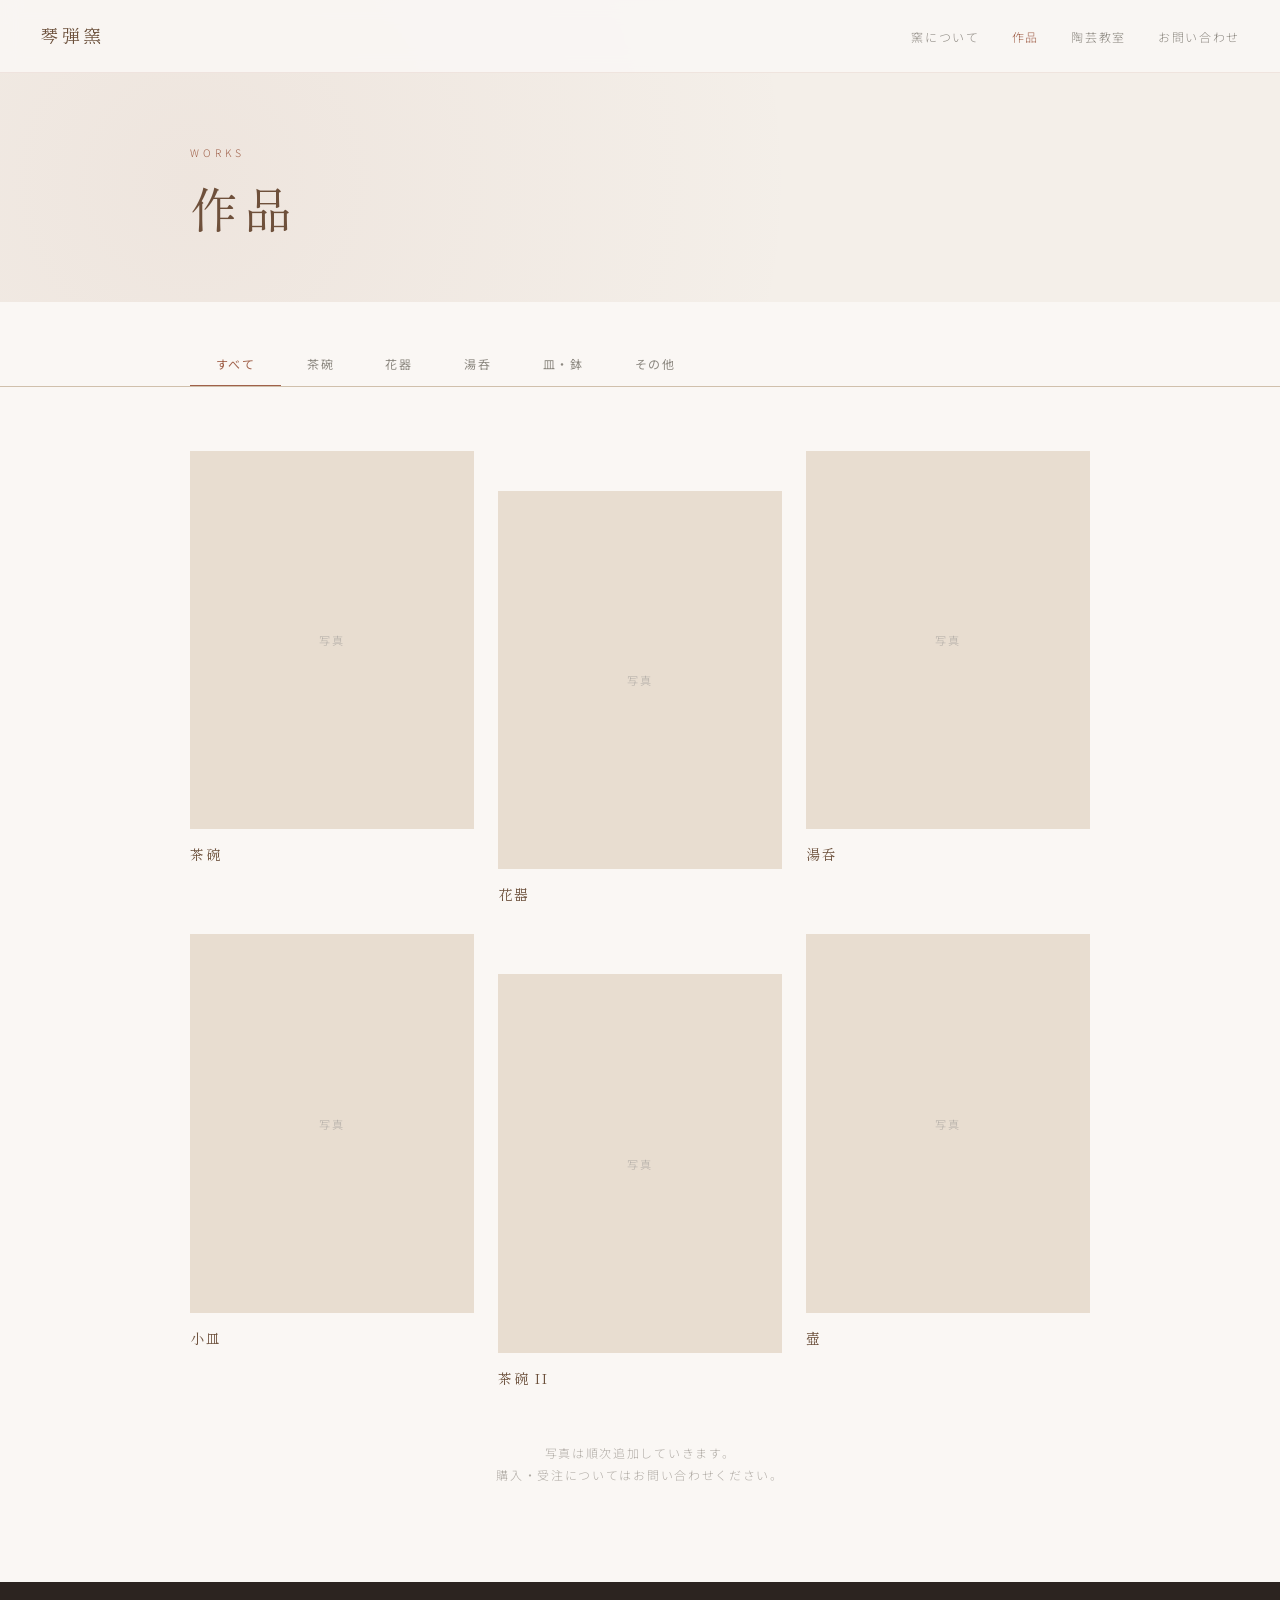
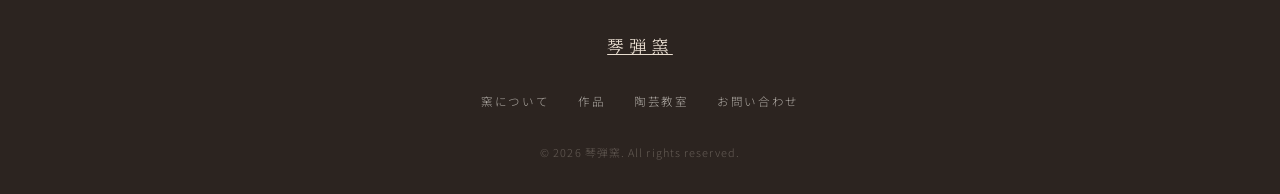
<file: gallery.html>
<!DOCTYPE html>
<html lang="ja">
<head>
  <meta charset="UTF-8">
  <meta name="viewport" content="width=device-width, initial-scale=1.0">
  <title>作品 — 琴弾窯</title>
  <meta name="description" content="琴弾窯の作品ギャラリー。茶碗・花器・湯呑など、手びねりで生まれた器をご覧ください。">
  <link rel="preconnect" href="https://fonts.googleapis.com">
  <link rel="preconnect" href="https://fonts.gstatic.com" crossorigin>
  <link href="https://fonts.googleapis.com/css2?family=Noto+Serif+JP:wght@300;400;500&family=Noto+Sans+JP:wght@300;400&family=Shippori+Mincho:wght@400;500&display=swap" rel="stylesheet">
  <link rel="stylesheet" href="style.css">
  <style>
    /* Filter tabs */
    .filter-bar {
      background: var(--white);
      padding: 2.5rem 2rem 0;
      border-bottom: 1px solid var(--sand-dk);
    }
    .filter-inner {
      max-width: 900px; margin: 0 auto;
      display: flex; gap: 0; overflow-x: auto;
    }
    .filter-btn {
      background: none; border: none;
      padding: 0.8rem 1.6rem;
      font-family: var(--sans); font-size: 0.75rem;
      letter-spacing: 0.14em; color: var(--ash);
      cursor: pointer; white-space: nowrap;
      border-bottom: 2px solid transparent;
      transition: all 0.25s; margin-bottom: -1px;
    }
    .filter-btn:hover { color: var(--clay); }
    .filter-btn.active {
      color: var(--clay);
      border-bottom-color: var(--clay);
    }

    /* Gallery grid */
    .gallery { background: var(--white); padding: 4rem 2rem 6rem; }
    .gallery-inner { max-width: 900px; margin: 0 auto; }
    .gallery-grid {
      display: grid;
      grid-template-columns: repeat(3, 1fr);
      gap: 1.5rem;
    }

    /* Masonry-like offset */
    .gallery-item { position: relative; }
    .gallery-item:nth-child(3n+2) { margin-top: 2.5rem; }

    .gallery-item-img {
      aspect-ratio: 3/4;
      background: var(--sand);
      overflow: hidden; position: relative;
      cursor: pointer;
    }
    .gallery-item-img::after {
      content: '';
      position: absolute; inset: 0;
      background: rgba(107,79,58,0);
      transition: background 0.35s;
    }
    .gallery-item:hover .gallery-item-img::after {
      background: rgba(107,79,58,0.08);
    }
    .gallery-item-ph {
      width: 100%; height: 100%;
      display: flex; align-items: center; justify-content: center;
      color: var(--ash-lt); font-size: 0.7rem; letter-spacing: 0.18em;
    }
    .gallery-item-info {
      padding: 0.8rem 0 0;
    }
    .gallery-item-name {
      font-family: var(--serif);
      font-size: 0.88rem; letter-spacing: 0.12em;
      color: var(--soil); display: block; margin-bottom: 0.2rem;
    }
    .gallery-item-detail {
      font-size: 0.7rem; letter-spacing: 0.1em;
      color: var(--ash-lt);
    }

    /* Items hidden by filter */
    .gallery-item.hidden {
      display: none;
    }

    /* Lightbox */
    .lightbox {
      display: none; position: fixed; inset: 0; z-index: 200;
      background: rgba(44,36,32,0.88);
      align-items: center; justify-content: center;
    }
    .lightbox.open { display: flex; }
    .lightbox-close {
      position: absolute; top: 1.5rem; right: 1.5rem;
      background: none; border: none;
      color: var(--sand); font-size: 1.5rem; cursor: pointer;
      line-height: 1; opacity: 0.6; transition: opacity 0.2s;
    }
    .lightbox-close:hover { opacity: 1; }
    .lightbox-img {
      max-width: 90vw; max-height: 85vh;
      object-fit: contain;
      /* placeholder */
      width: 400px; height: 520px;
      background: var(--sand-dk);
      display: flex; align-items: center; justify-content: center;
      color: var(--ash); font-size: 0.8rem; letter-spacing: 0.15em;
    }
    .lightbox-caption {
      position: absolute; bottom: 2rem; left: 50%;
      transform: translateX(-50%);
      font-family: var(--serif);
      font-size: 0.85rem; letter-spacing: 0.18em;
      color: rgba(232,221,208,0.7); text-align: center;
    }

    /* Note for photos */
    .gallery-note {
      text-align: center; margin-top: 3rem;
      font-size: 0.75rem; letter-spacing: 0.14em;
      color: var(--ash-lt);
    }

    @media (max-width: 768px) {
      .gallery-grid { grid-template-columns: repeat(2,1fr); gap: 1rem; }
      .gallery-item:nth-child(3n+2) { margin-top: 0; }
      .gallery-item:nth-child(2n) { margin-top: 1.5rem; }
    }
  </style>
</head>
<body>

<nav>
  <a class="nav-logo" href="index.html">琴弾窯</a>
  <ul class="nav-links">
    <li><a href="about.html">窯について</a></li>
    <li><a href="gallery.html" class="active">作品</a></li>
    <li><a href="class.html">陶芸教室</a></li>
    <li><a href="contact.html">お問い合わせ</a></li>
  </ul>
  <button class="hamburger" id="hamburger" aria-label="メニュー">
    <span></span><span></span><span></span>
  </button>
</nav>
<div class="mobile-menu" id="mobile-menu">
  <a href="about.html" class="mobile-link">窯について</a>
  <a href="gallery.html" class="mobile-link">作品</a>
  <a href="class.html" class="mobile-link">陶芸教室</a>
  <a href="contact.html" class="mobile-link">お問い合わせ</a>
</div>

<!-- Page Header -->
<div class="page-header">
  <div class="page-header-inner">
    <span class="page-header-en">Works</span>
    <h1 class="page-header-ja">作品</h1>
  </div>
</div>

<!-- Filter -->
<div class="filter-bar">
  <div class="filter-inner">
    <button class="filter-btn active" data-filter="all">すべて</button>
    <button class="filter-btn" data-filter="chawan">茶碗</button>
    <button class="filter-btn" data-filter="kaki">花器</button>
    <button class="filter-btn" data-filter="yunomi">湯呑</button>
    <button class="filter-btn" data-filter="sara">皿・鉢</button>
    <button class="filter-btn" data-filter="other">その他</button>
  </div>
</div>

<!-- Gallery -->
<section class="gallery">
  <div class="gallery-inner">
    <div class="gallery-grid" id="gallery-grid">

      <!-- 写真が届いたら <img src="images/xxx.jpg" alt="作品名"> に差し替え -->
      <!-- data-category でフィルター対象を指定 -->

      <div class="gallery-item reveal" data-category="chawan">
        <div class="gallery-item-img" onclick="openLightbox('茶碗')">
          <div class="gallery-item-ph">写真</div>
        </div>
        <div class="gallery-item-info">
          <span class="gallery-item-name">茶碗</span>
          
        </div>
      </div>

      <div class="gallery-item reveal" data-category="kaki">
        <div class="gallery-item-img" onclick="openLightbox('花器')">
          <div class="gallery-item-ph">写真</div>
        </div>
        <div class="gallery-item-info">
          <span class="gallery-item-name">花器</span>
          
        </div>
      </div>

      <div class="gallery-item reveal" data-category="yunomi">
        <div class="gallery-item-img" onclick="openLightbox('湯呑')">
          <div class="gallery-item-ph">写真</div>
        </div>
        <div class="gallery-item-info">
          <span class="gallery-item-name">湯呑</span>
          
        </div>
      </div>

      <div class="gallery-item reveal" data-category="sara">
        <div class="gallery-item-img" onclick="openLightbox('小皿')">
          <div class="gallery-item-ph">写真</div>
        </div>
        <div class="gallery-item-info">
          <span class="gallery-item-name">小皿</span>
          
        </div>
      </div>

      <div class="gallery-item reveal" data-category="chawan">
        <div class="gallery-item-img" onclick="openLightbox('茶碗 II')">
          <div class="gallery-item-ph">写真</div>
        </div>
        <div class="gallery-item-info">
          <span class="gallery-item-name">茶碗 II</span>
          
        </div>
      </div>

      <div class="gallery-item reveal" data-category="other">
        <div class="gallery-item-img" onclick="openLightbox('壺')">
          <div class="gallery-item-ph">写真</div>
        </div>
        <div class="gallery-item-info">
          <span class="gallery-item-name">壺</span>
          
        </div>
      </div>

    </div>

    <p class="gallery-note">
      写真は順次追加していきます。<br>
      購入・受注についてはお問い合わせください。
    </p>
  </div>
</section>

<!-- Lightbox -->
<div class="lightbox" id="lightbox" onclick="closeLightbox(event)">
  <button class="lightbox-close" onclick="closeLightbox()">✕</button>
  <div class="lightbox-img" id="lightbox-img">写真</div>
  <p class="lightbox-caption" id="lightbox-caption"></p>
</div>

<footer>
  <a class="footer-logo" href="index.html">琴弾窯</a>
  <ul class="footer-links">
    <li><a href="about.html">窯について</a></li>
    <li><a href="gallery.html">作品</a></li>
    <li><a href="class.html">陶芸教室</a></li>
    <li><a href="contact.html">お問い合わせ</a></li>
  </ul>
  <p class="footer-copy">&copy; 2026 琴弾窯. All rights reserved.</p>
</footer>

<script src="common.js"></script>
<script>
  // Filter
  document.querySelectorAll('.filter-btn').forEach(btn => {
    btn.addEventListener('click', () => {
      document.querySelectorAll('.filter-btn').forEach(b => b.classList.remove('active'));
      btn.classList.add('active');
      const filter = btn.dataset.filter;
      document.querySelectorAll('.gallery-item').forEach(item => {
        if (filter === 'all' || item.dataset.category === filter) {
          item.classList.remove('hidden');
        } else {
          item.classList.add('hidden');
        }
      });
    });
  });

  // Lightbox
  function openLightbox(name) {
    document.getElementById('lightbox').classList.add('open');
    document.getElementById('lightbox-caption').textContent = name;
    document.body.style.overflow = 'hidden';
  }
  function closeLightbox(e) {
    if (!e || e.target === document.getElementById('lightbox') || e.target.classList.contains('lightbox-close')) {
      document.getElementById('lightbox').classList.remove('open');
      document.body.style.overflow = '';
    }
  }
  document.addEventListener('keydown', e => {
    if (e.key === 'Escape') closeLightbox();
  });
</script>
</body>
</html>
</file>
<file: style.css>
/* =============================================
   琴引窯 — 共通スタイル
   ============================================= */

:root {
  --clay:      #A0614A;
  --clay-lt:   #C8856C;
  --clay-dk:   #7A4535;
  --sand:      #E8DDD0;
  --sand-dk:   #D0C0AC;
  --soil:      #6B4F3A;
  --ash:       #8C8880;
  --ash-lt:    #B0ABA5;
  --smoke:     #F4EFE9;
  --ink:       #2C2420;
  --white:     #FAF7F4;
  --serif:     'Shippori Mincho', 'Noto Serif JP', serif;
  --sans:      'Noto Sans JP', sans-serif;
}

/* Reset */
*, *::before, *::after { box-sizing: border-box; margin: 0; padding: 0; }
html { scroll-behavior: smooth; }
img { display: block; max-width: 100%; }

body {
  font-family: var(--sans);
  background: var(--white);
  color: var(--ink);
  font-weight: 300;
  line-height: 1.8;
  overflow-x: hidden;
}

/* ── Nav ── */
nav {
  position: fixed; top: 0; left: 0; right: 0; z-index: 100;
  display: flex; align-items: center; justify-content: space-between;
  padding: 1.2rem 2.5rem;
  background: rgba(250,247,244,0.9);
  backdrop-filter: blur(10px);
  border-bottom: 1px solid rgba(160,97,74,0.12);
}
.nav-logo {
  font-family: var(--serif);
  font-size: 1.15rem;
  letter-spacing: 0.2em;
  color: var(--soil);
  text-decoration: none;
}
.nav-links { display: flex; gap: 2rem; list-style: none; }
.nav-links a {
  font-size: 0.75rem; letter-spacing: 0.14em;
  color: var(--ash); text-decoration: none;
  transition: color 0.25s;
}
.nav-links a:hover,
.nav-links a.active { color: var(--clay); }

.hamburger {
  display: none; flex-direction: column; gap: 5px;
  cursor: pointer; background: none; border: none; padding: 4px;
}
.hamburger span {
  display: block; width: 22px; height: 1.5px;
  background: var(--soil); transition: all 0.3s;
}
.hamburger.open span:nth-child(1) { transform: rotate(45deg) translate(4.5px,4.5px); }
.hamburger.open span:nth-child(2) { opacity: 0; }
.hamburger.open span:nth-child(3) { transform: rotate(-45deg) translate(4.5px,-4.5px); }

.mobile-menu {
  display: none; position: fixed; inset: 0; z-index: 99;
  background: var(--white);
  flex-direction: column; align-items: center; justify-content: center; gap: 2.5rem;
}
.mobile-menu.open { display: flex; }
.mobile-menu a {
  font-family: var(--serif); font-size: 1.4rem;
  letter-spacing: 0.22em; color: var(--soil); text-decoration: none;
}

/* ── Page Header (各ページ上部) ── */
.page-header {
  padding: 9rem 2rem 4rem;
  background: var(--smoke);
  position: relative; overflow: hidden;
}
.page-header::before {
  content: '';
  position: absolute; inset: 0;
  background: radial-gradient(circle at 15% 60%, rgba(160,97,74,0.07) 0%, transparent 55%);
  pointer-events: none;
}
.page-header-inner { max-width: 900px; margin: 0 auto; }
.page-header-en {
  font-size: 0.65rem; letter-spacing: 0.38em;
  color: var(--clay); text-transform: uppercase; margin-bottom: 0.8rem;
  display: block;
}
.page-header-ja {
  font-family: var(--serif);
  font-size: clamp(1.8rem, 5vw, 3rem);
  font-weight: 400; letter-spacing: 0.12em;
  color: var(--soil); line-height: 1.3;
}

/* ── Section共通 ── */
section.content { padding: 5rem 2rem; }
.section-inner { max-width: 900px; margin: 0 auto; }
.section-label {
  display: block; font-size: 0.65rem;
  letter-spacing: 0.35em; color: var(--clay);
  text-transform: uppercase; margin-bottom: 0.8rem;
}
.section-title {
  font-family: var(--serif);
  font-size: clamp(1.4rem, 3.5vw, 2rem);
  font-weight: 400; letter-spacing: 0.1em;
  color: var(--soil); margin-bottom: 1.5rem;
}
.divider {
  width: 36px; height: 1px;
  background: var(--clay); margin-bottom: 2.2rem;
}

/* Reveal animation */
.reveal {
  opacity: 0; transform: translateY(20px);
  transition: opacity 0.75s cubic-bezier(0.22,1,0.36,1),
              transform 0.75s cubic-bezier(0.22,1,0.36,1);
}
.reveal.visible { opacity: 1; transform: none; }

/* ── Footer ── */
footer {
  background: var(--ink);
  padding: 3rem 2rem 2rem;
  text-align: center;
}
.footer-logo {
  font-family: var(--serif);
  font-size: 1.1rem; letter-spacing: 0.22em;
  color: var(--sand); margin-bottom: 1.5rem; display: block;
}
.footer-links {
  display: flex; justify-content: center; gap: 1.8rem;
  list-style: none; margin-bottom: 1.8rem; flex-wrap: wrap;
}
.footer-links a {
  font-size: 0.72rem; letter-spacing: 0.14em;
  color: var(--ash-lt); text-decoration: none;
  transition: color 0.25s;
}
.footer-links a:hover { color: var(--clay-lt); }
.footer-copy {
  font-size: 0.68rem; letter-spacing: 0.1em;
  color: rgba(232,221,208,0.3);
}

/* ── Responsive ── */
@media (max-width: 768px) {
  nav { padding: 1rem 1.4rem; }
  .nav-links { display: none; }
  .hamburger { display: flex; }
  section.content { padding: 3.5rem 1.4rem; }
  .page-header { padding: 7.5rem 1.4rem 3rem; }
}
</file>
